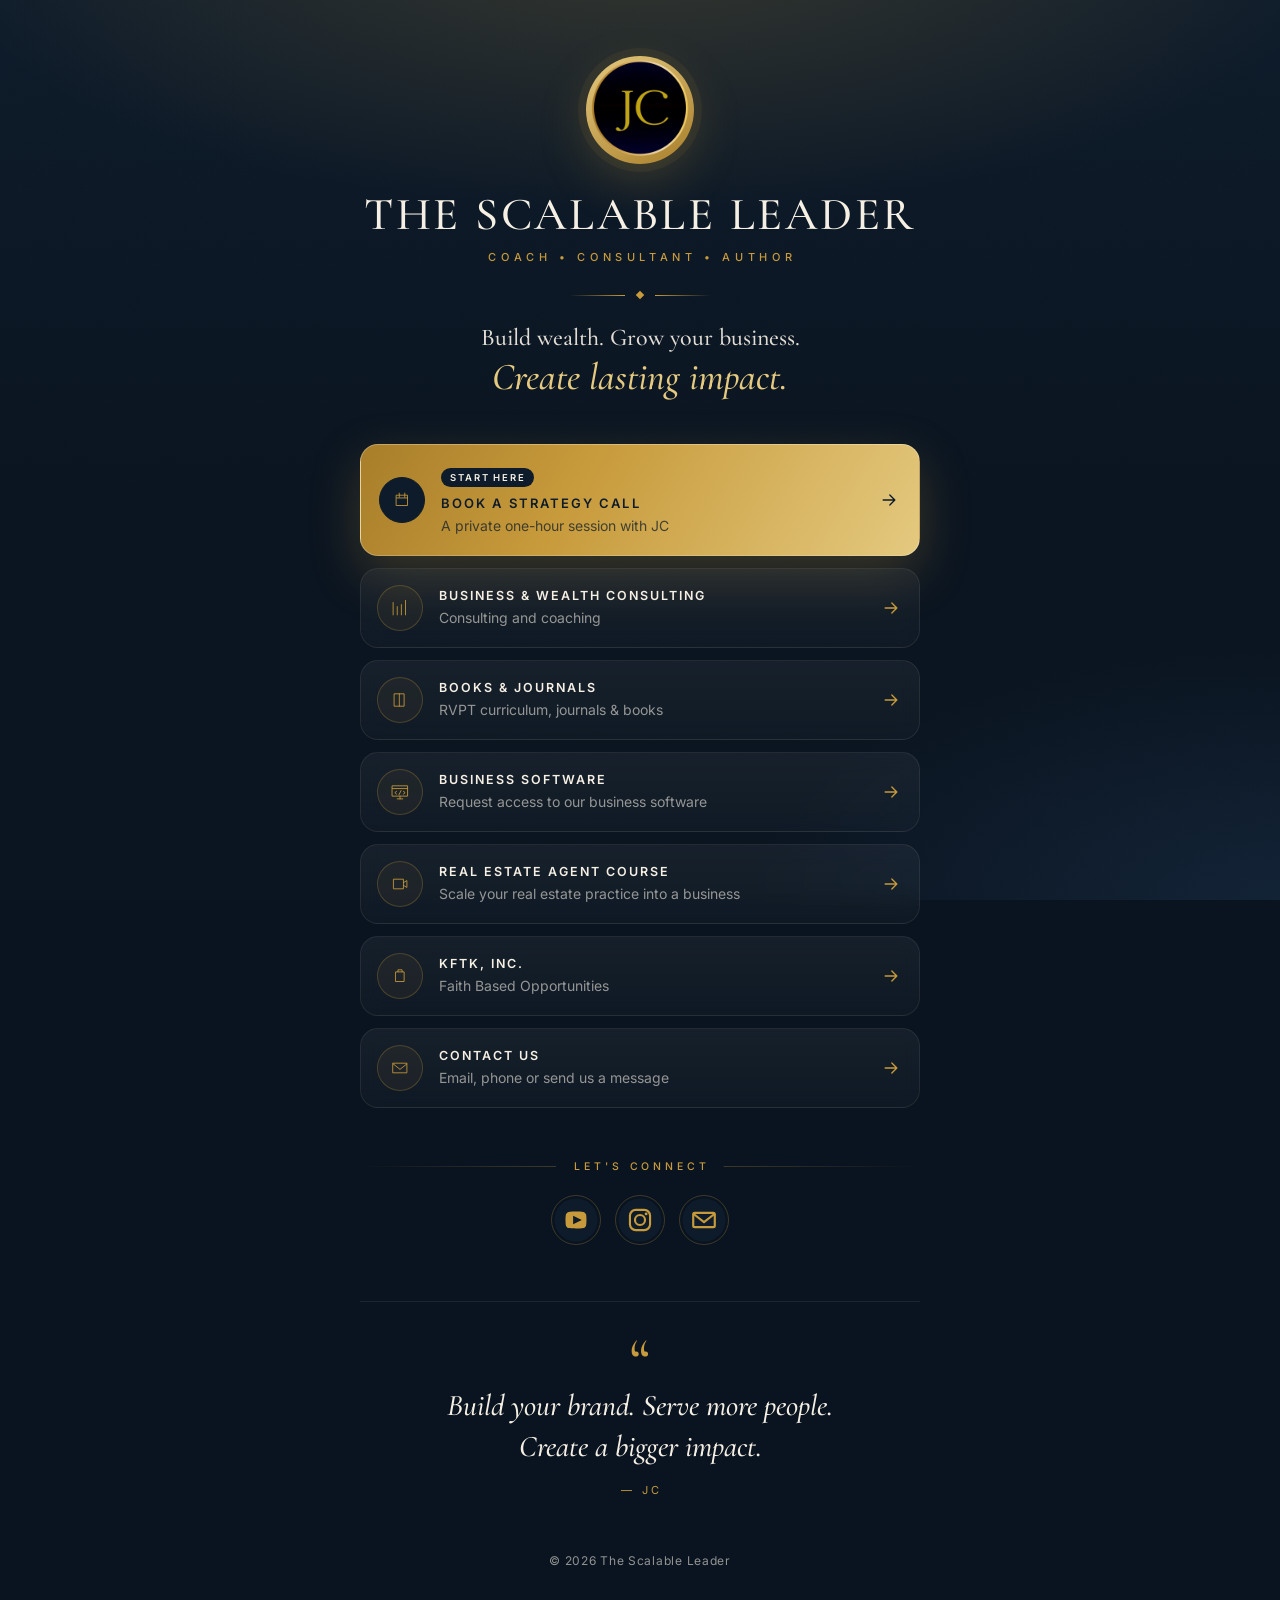
<file: index.html>
<!DOCTYPE html>
<html lang="en">
<head>
    <meta charset="UTF-8">
    <meta name="viewport" content="width=device-width, initial-scale=1.0, viewport-fit=cover">
    <title>The Scalable Leader | Coach • Consultant • Author</title>
    <meta name="description" content="Helping ambitious professionals build wealth, grow their businesses, and create lasting impact.">
    <meta name="theme-color" content="#0D1B2A">
    <meta property="og:title" content="The Scalable Leader">
    <meta property="og:description" content="Coach • Consultant • Author">
    <meta property="og:type" content="website">
    <meta property="og:image" content="assets/logo.png">
    <link rel="preconnect" href="https://fonts.googleapis.com">
    <link rel="preconnect" href="https://fonts.gstatic.com" crossorigin>
    <link href="https://fonts.googleapis.com/css2?family=Cormorant+Garamond:ital,wght@0,500;0,600;1,500&family=Inter:wght@400;500;600&display=swap" rel="stylesheet">
    <link rel="stylesheet" href="css/style.css">
    <link rel="icon" href="assets/logo.png">
</head>
<body>

<div class="background-blur"></div>

<div class="container">

    <header class="hero">
        <div class="logo-circle"><img src="assets/logo.png" alt="JC — The Scalable Leader"></div>
        <h1>THE SCALABLE LEADER</h1>
        <p class="subtitle">Coach • Consultant • Author</p>
        <div class="ornament" aria-hidden="true"><span></span></div>
        <p class="statement">
            <span class="setup">Build wealth. Grow your business.</span>
            <span class="punch">Create lasting impact.</span>
        </p>
    </header>

    <main class="links">
        <a href="strategy-call.html" class="card featured" style="--i:0">
            <div class="icon-box"><img src="icons/calendar.svg" alt=""></div>
            <div class="content">
                <span class="badge">START HERE</span>
                <h2>BOOK A STRATEGY CALL</h2>
                <p>A private one-hour session with JC</p>
            </div>
            <div class="arrow"><svg viewBox="0 0 24 24" fill="none" stroke="currentColor" stroke-width="1.6" stroke-linecap="round" stroke-linejoin="round" aria-hidden="true"><path d="M5 12h14M13 6l6 6-6 6"/></svg></div>
        </a>
        <a href="https://www.thescalableleader.net?utm_source=linktree&amp;utm_campaign=consulting" target="_blank" rel="noopener noreferrer" class="card" style="--i:1">
            <div class="icon-box"><img src="icons/chart.svg" alt=""></div>
            <div class="content">
                <h2>BUSINESS &amp; WEALTH CONSULTING</h2>
                <p>Consulting and coaching</p>
            </div>
            <div class="arrow"><svg viewBox="0 0 24 24" fill="none" stroke="currentColor" stroke-width="1.6" stroke-linecap="round" stroke-linejoin="round" aria-hidden="true"><path d="M5 12h14M13 6l6 6-6 6"/></svg></div>
        </a>
        <a href="https://theleadersjournal.vercel.app/?utm_source=linktree&amp;utm_campaign=books-journals" target="_blank" rel="noopener noreferrer" class="card" style="--i:2">
            <div class="icon-box"><img src="icons/book.svg" alt=""></div>
            <div class="content">
                <h2>BOOKS &amp; JOURNALS</h2>
                <p>RVPT curriculum, journals &amp; books</p>
            </div>
            <div class="arrow"><svg viewBox="0 0 24 24" fill="none" stroke="currentColor" stroke-width="1.6" stroke-linecap="round" stroke-linejoin="round" aria-hidden="true"><path d="M5 12h14M13 6l6 6-6 6"/></svg></div>
        </a>
        <a href="https://app.thescalableleader.net/intake?utm_source=linktree&amp;utm_campaign=business-software" target="_blank" rel="noopener noreferrer" class="card" style="--i:3">
            <div class="icon-box"><img src="icons/software.svg" alt=""></div>
            <div class="content">
                <h2>BUSINESS SOFTWARE</h2>
                <p>Request access to our business software</p>
            </div>
            <div class="arrow"><svg viewBox="0 0 24 24" fill="none" stroke="currentColor" stroke-width="1.6" stroke-linecap="round" stroke-linejoin="round" aria-hidden="true"><path d="M5 12h14M13 6l6 6-6 6"/></svg></div>
        </a>
        <a href="https://sites.leadconnectorhq.com/preview/zDHvksHY8ljitDR7mtf5?utm_source=linktree&amp;utm_campaign=real-estate-course" target="_blank" rel="noopener noreferrer" class="card" style="--i:4">
            <div class="icon-box"><img src="icons/video.svg" alt=""></div>
            <div class="content">
                <h2>REAL ESTATE AGENT COURSE</h2>
                <p>Scale your real estate practice into a business</p>
            </div>
            <div class="arrow"><svg viewBox="0 0 24 24" fill="none" stroke="currentColor" stroke-width="1.6" stroke-linecap="round" stroke-linejoin="round" aria-hidden="true"><path d="M5 12h14M13 6l6 6-6 6"/></svg></div>
        </a>
        <a href="https://grow.thescalableleader.net/contactpage?utm_source=linktree&amp;utm_campaign=kftk" target="_blank" rel="noopener noreferrer" class="card" style="--i:5">
            <div class="icon-box"><img src="icons/briefcase.svg" alt=""></div>
            <div class="content">
                <h2>KFTK, INC.</h2>
                <p>Faith Based Opportunities</p>
            </div>
            <div class="arrow"><svg viewBox="0 0 24 24" fill="none" stroke="currentColor" stroke-width="1.6" stroke-linecap="round" stroke-linejoin="round" aria-hidden="true"><path d="M5 12h14M13 6l6 6-6 6"/></svg></div>
        </a>
        <a href="https://grow.thescalableleader.net/contactpage?utm_source=linktree&amp;utm_campaign=contact-us" target="_blank" rel="noopener noreferrer" class="card" style="--i:6">
            <div class="icon-box"><img src="icons/mail.svg" alt=""></div>
            <div class="content">
                <h2>CONTACT US</h2>
                <p>Email, phone or send us a message</p>
            </div>
            <div class="arrow"><svg viewBox="0 0 24 24" fill="none" stroke="currentColor" stroke-width="1.6" stroke-linecap="round" stroke-linejoin="round" aria-hidden="true"><path d="M5 12h14M13 6l6 6-6 6"/></svg></div>
        </a>
    </main>

    <section class="social">
        <div class="section-title"><span></span><h3>LET'S CONNECT</h3><span></span></div>
        <div class="social-icons">
            <a href="https://www.youtube.com/@thebanksteamchannel/" target="_blank" rel="noopener noreferrer" aria-label="YouTube"><img src="icons/youtube-premium.svg" alt=""></a>
            <a href="https://www.instagram.com/thebanksteamadvisors/" target="_blank" rel="noopener noreferrer" aria-label="Instagram"><img src="icons/instagram-premium.svg" alt=""></a>
            <a href="https://mail.google.com/mail/?view=cm&amp;fs=1&amp;to=support@thescalableleader.net" target="_blank" rel="noopener noreferrer" aria-label="Email"><img src="icons/email-premium.svg" alt=""></a>
        </div>
    </section>

    <section class="quote">
        <div class="quote-mark" aria-hidden="true">&ldquo;</div>
        <blockquote>Build your brand. Serve more people. Create a bigger impact.</blockquote>
        <div class="signature">— JC</div>
    </section>

    <footer><p>© 2026 The Scalable Leader</p></footer>

</div>

</body>
</html>
</file>
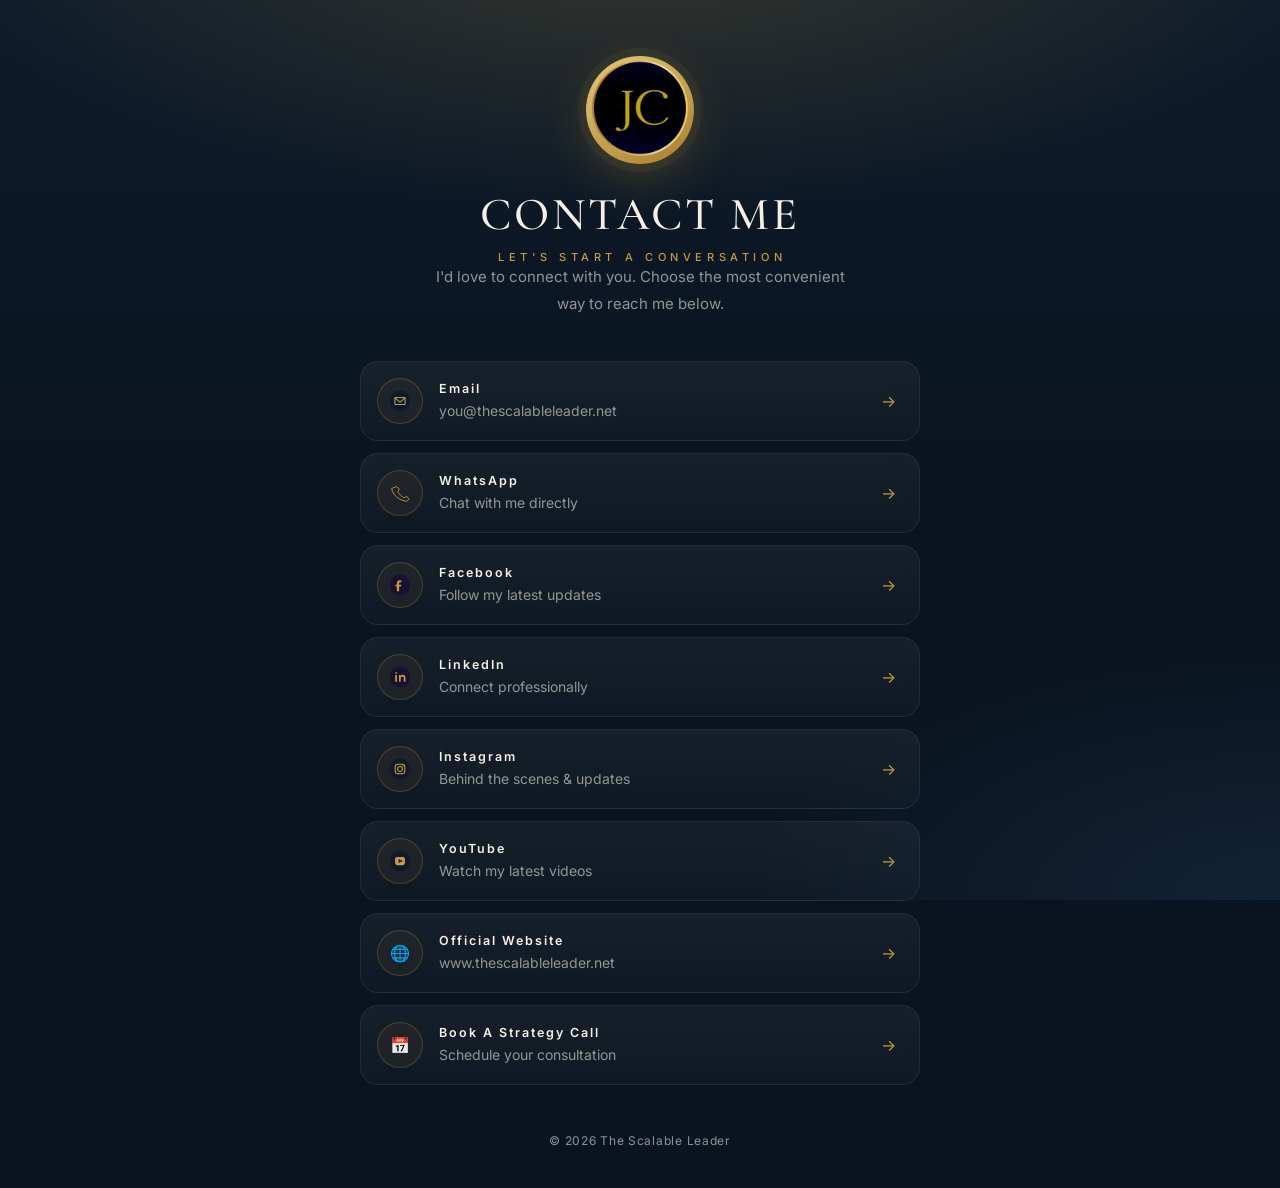
<file: contact.html>
<!DOCTYPE html>
<html lang="en">

<head>

    <meta charset="UTF-8">

    <meta name="viewport" content="width=device-width, initial-scale=1.0">

    <title>Contact | The Scalable Leader</title>

    <link rel="preconnect" href="https://fonts.googleapis.com">

    <link rel="preconnect" href="https://fonts.gstatic.com" crossorigin>

    <link href="https://fonts.googleapis.com/css2?family=Cormorant+Garamond:wght@600;700&family=Inter:wght@300;400;500;600&display=swap" rel="stylesheet">

    <link rel="stylesheet" href="css/style.css">

</head>

<body>

<div class="container">

<header class="hero">

<div class="logo-circle">

<img src="assets/logo.png" alt="The Scalable Leader">

</div>

<h1>CONTACT ME</h1>

<p class="subtitle">

Let's Start A Conversation

</p>

<div class="divider"></div>

<p class="hero-text">

I'd love to connect with you.

Choose the most convenient way to reach me below.

</p>

</header>



<main class="links">

<!-- EMAIL -->

<a href="mailto:you@thescalableleader.net" class="card">

<div class="icon-box">

<img src="icons/email-premium.svg" alt="Email">

</div>

<div class="content">

<h2>Email</h2>

<p>you@thescalableleader.net</p>

</div>

<div class="arrow">

→

</div>

</a>



<!-- WHATSAPP -->

<a href="https://wa.me/(469)331-2328"

target="_blank"

rel="noopener noreferrer"

class="card">

<div class="icon-box">

<img src="icons/phone.svg" alt="WhatsApp">

</div>

<div class="content">

<h2>WhatsApp</h2>

<p>Chat with me directly</p>

</div>

<div class="arrow">

→

</div>

</a>



<!-- FACEBOOK -->

<a href="https://facebook.com/yourpage"

target="_blank"

rel="noopener noreferrer"

class="card">

<div class="icon-box">

<img src="icons/facebook-premium.svg">

</div>

<div class="content">

<h2>Facebook</h2>

<p>Follow my latest updates</p>

</div>

<div class="arrow">

→

</div>

</a>



<!-- LINKEDIN -->

<a href="https://linkedin.com/in/yourprofile"

target="_blank"

rel="noopener noreferrer"

class="card">

<div class="icon-box">

<img src="icons/linkedin-premium.svg">

</div>

<div class="content">

<h2>LinkedIn</h2>

<p>Connect professionally</p>

</div>

<div class="arrow">

→

</div>

</a>



<!-- INSTAGRAM -->

<a href="https://instagram.com/yourusername"

target="_blank"

rel="noopener noreferrer"

class="card">

<div class="icon-box">

<img src="icons/instagram-premium.svg">

</div>

<div class="content">

<h2>Instagram</h2>

<p>Behind the scenes & updates</p>

</div>

<div class="arrow">

→

</div>

</a>



<!-- YOUTUBE -->

<a href="https://youtube.com/@TheScalableLeader"

target="_blank"

rel="noopener noreferrer"

class="card">

<div class="icon-box">

<img src="icons/youtube-premium.svg">

</div>

<div class="content">

<h2>YouTube</h2>

<p>Watch my latest videos</p>

</div>

<div class="arrow">

→

</div>

</a>



<!-- WEBSITE -->

<a href="https://www.thescalableleader.net"

target="_blank"

rel="noopener noreferrer"

class="card highlight">

<div class="icon-box">

🌐

</div>

<div class="content">

<h2>Official Website</h2>

<p>www.thescalableleader.net</p>

</div>

<div class="arrow">

→

</div>

</a>



<!-- BOOK CALL -->

<a href="https://www.thescalableleader.net/book-a-call"

target="_blank"

rel="noopener noreferrer"

class="card highlight">

<div class="icon-box">

📅

</div>

<div class="content">

<h2>Book A Strategy Call</h2>

<p>Schedule your consultation</p>

</div>

<div class="arrow">

→

</div>

</a>

</main>



<footer>

<p>

© 2026 The Scalable Leader

</p>

</footer>

</div>

</body>

</html>
</file>
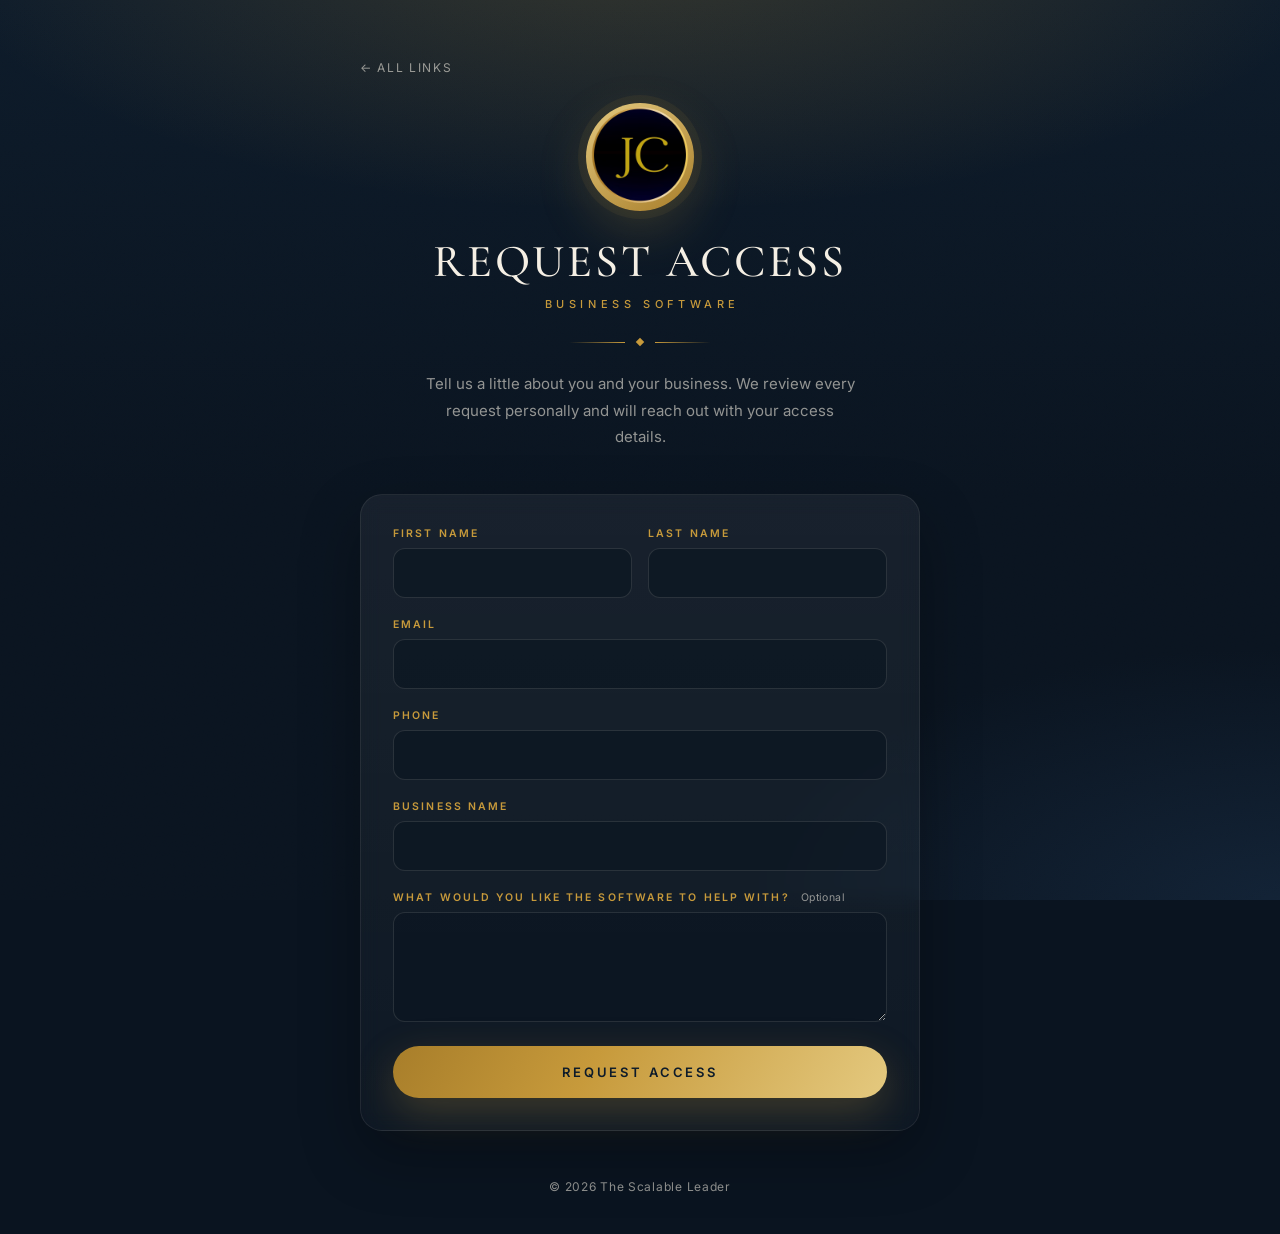
<file: request-access.html>
<!DOCTYPE html>
<html lang="en">

<head>
    <meta charset="UTF-8">
    <meta name="viewport" content="width=device-width, initial-scale=1.0">

    <title>Request Access | The Scalable Leader</title>

    <meta name="theme-color" content="#0D1B2A">
    <meta name="description" content="Request access to The Scalable Leader business software.">

    <link rel="preconnect" href="https://fonts.googleapis.com">
    <link rel="preconnect" href="https://fonts.gstatic.com" crossorigin>
    <link href="https://fonts.googleapis.com/css2?family=Cormorant+Garamond:ital,wght@0,500;0,600;1,500&family=Inter:wght@400;500;600&display=swap"
        rel="stylesheet">

    <link rel="stylesheet" href="css/style.css">
    <link rel="icon" href="assets/logo.png">
</head>

<body>

<div class="background-blur"></div>

<div class="container">

    <a href="index.html" class="back-link">&larr; All links</a>

    <header class="hero">

        <div class="logo-circle">
            <img src="assets/logo.png" alt="The Scalable Leader">
        </div>

        <h1>REQUEST ACCESS</h1>

        <p class="subtitle">BUSINESS SOFTWARE</p>

        <div class="ornament" aria-hidden="true"><span></span></div>

        <p class="hero-text">
            Tell us a little about you and your business.
            We review every request personally and will reach out with your access details.
        </p>

    </header>

    <main>

        <form id="access-form" class="access-form" novalidate>

            <div class="field-row">
                <label class="field">
                    <span>First name</span>
                    <input type="text" name="first_name" autocomplete="given-name" required maxlength="100">
                </label>
                <label class="field">
                    <span>Last name</span>
                    <input type="text" name="last_name" autocomplete="family-name" maxlength="100">
                </label>
            </div>

            <label class="field">
                <span>Email</span>
                <input type="email" name="email" autocomplete="email" required maxlength="200">
            </label>

            <label class="field">
                <span>Phone</span>
                <input type="tel" name="phone" autocomplete="tel" maxlength="40">
            </label>

            <label class="field">
                <span>Business name</span>
                <input type="text" name="company_name" autocomplete="organization" maxlength="200">
            </label>

            <label class="field">
                <span>What would you like the software to help with? <em>Optional</em></span>
                <textarea name="message" rows="4" maxlength="2000"></textarea>
            </label>

            <!-- Spam trap: hidden from people, filled in by bots -->
            <label class="hp" aria-hidden="true">
                Website <input type="text" name="website" tabindex="-1" autocomplete="off">
            </label>

            <p id="form-error" class="form-error" role="alert" hidden></p>

            <button type="submit" class="submit-btn">Request Access</button>

        </form>

        <div id="form-success" class="form-success" hidden>
            <div class="quote-mark" aria-hidden="true">&#10003;</div>
            <h2>Request received</h2>
            <p>Thank you. We'll be in touch with your access details shortly.</p>
            <a href="index.html" class="back-link">&larr; Back to all links</a>
        </div>

    </main>

    <footer>
        <p>&copy; 2026 The Scalable Leader</p>
    </footer>

</div>

<script src="js/request-access.js"></script>

</body>

</html>
</file>
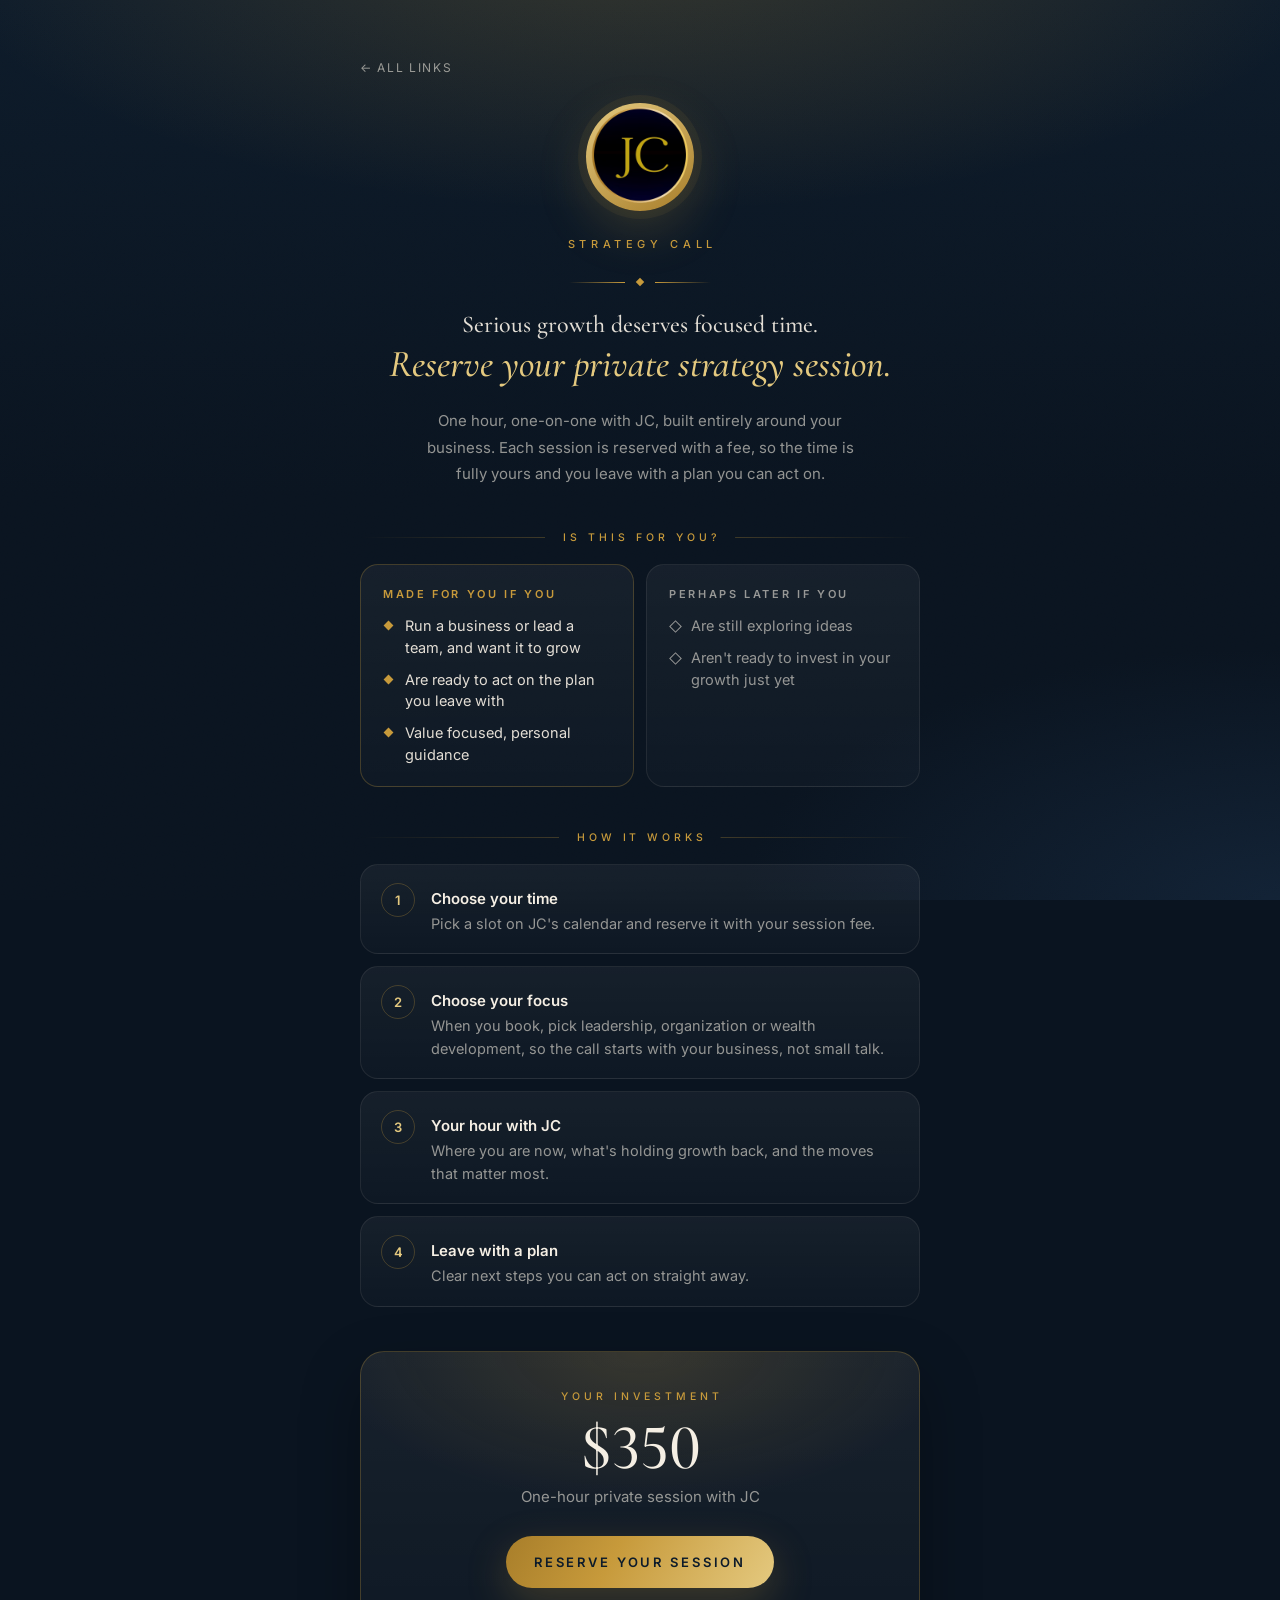
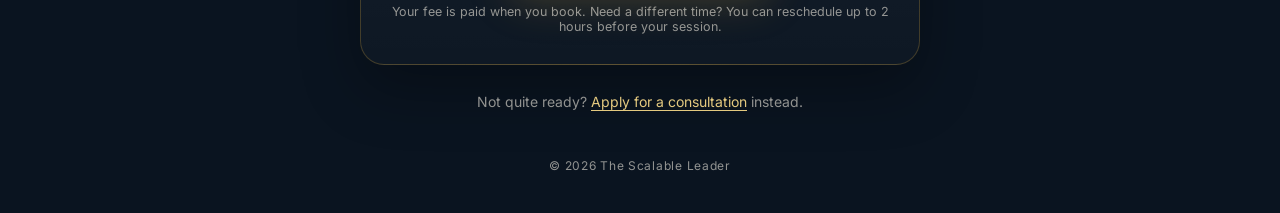
<file: strategy-call.html>
<!DOCTYPE html>
<html lang="en">

<head>
    <meta charset="UTF-8">
    <meta name="viewport" content="width=device-width, initial-scale=1.0, viewport-fit=cover">

    <title>Strategy Call with JC | The Scalable Leader</title>

    <meta name="theme-color" content="#0D1B2A">
    <meta name="description" content="Reserve a private one-hour strategy session with JC, for business owners and leaders ready to grow.">

    <link rel="preconnect" href="https://fonts.googleapis.com">
    <link rel="preconnect" href="https://fonts.gstatic.com" crossorigin>
    <link href="https://fonts.googleapis.com/css2?family=Cormorant+Garamond:ital,wght@0,500;0,600;1,500&family=Inter:wght@400;500;600&display=swap" rel="stylesheet">

    <link rel="stylesheet" href="css/style.css">
    <link rel="icon" href="assets/logo.png">
</head>

<body>

<div class="background-blur"></div>

<div class="container">

    <a href="index.html" class="back-link">&larr; All links</a>

    <!-- HERO -->
    <header class="hero">
        <div class="logo-circle"><img src="assets/logo.png" alt="JC — The Scalable Leader"></div>
        <p class="subtitle">Strategy Call</p>
        <div class="ornament" aria-hidden="true"><span></span></div>
        <h1 class="statement">
            <span class="setup">Serious growth deserves focused time.</span>
            <span class="punch">Reserve your private strategy session.</span>
        </h1>
        <p class="hero-text page-lede">
            One hour, one-on-one with JC, built entirely around your business.
            Each session is reserved with a fee, so the time is fully yours and you leave with a plan you can act on.
        </p>
    </header>

    <main class="page">

        <!-- FIT -->
        <section>
            <div class="section-title"><span></span><h3>IS THIS FOR YOU?</h3><span></span></div>
            <div class="fit-grid">
                <div class="fit-card yes">
                    <h4>Made for you if you</h4>
                    <ul>
                        <li>Run a business or lead a team, and want it to grow</li>
                        <li>Are ready to act on the plan you leave with</li>
                        <li>Value focused, personal guidance</li>
                    </ul>
                </div>
                <div class="fit-card no">
                    <h4>Perhaps later if you</h4>
                    <ul>
                        <li>Are still exploring ideas</li>
                        <li>Aren't ready to invest in your growth just yet</li>
                    </ul>
                </div>
            </div>
        </section>

        <!-- HOW IT WORKS -->
        <section>
            <div class="section-title"><span></span><h3>HOW IT WORKS</h3><span></span></div>
            <ol class="flow">
                <li>
                    <span class="flow-num">1</span>
                    <div><h4>Choose your time</h4><p>Pick a slot on JC's calendar and reserve it with your session fee.</p></div>
                </li>
                <li>
                    <span class="flow-num">2</span>
                    <div><h4>Choose your focus</h4><p>When you book, pick leadership, organization or wealth development, so the call starts with your business, not small talk.</p></div>
                </li>
                <li>
                    <span class="flow-num">3</span>
                    <div><h4>Your hour with JC</h4><p>Where you are now, what's holding growth back, and the moves that matter most.</p></div>
                </li>
                <li>
                    <span class="flow-num">4</span>
                    <div><h4>Leave with a plan</h4><p>Clear next steps you can act on straight away.</p></div>
                </li>
            </ol>
        </section>

        <!-- INVESTMENT -->
        <section class="price-card">
            <p class="price-label">YOUR INVESTMENT</p>
            <p class="price">$350</p>
            <p class="price-note">One-hour private session with JC</p>
            <!-- GHL calendar "TSL Consulting Call" (same one used on thescalableleader.net/book-consulting.html) -->
            <a href="https://api.leadconnectorhq.com/widget/booking/7sKRegEZuhTSQhKlX7Ri?utm_source=linktree&amp;utm_campaign=strategy-call" target="_blank" rel="noopener noreferrer" class="submit-btn cta-btn">Reserve your session</a>
            <p class="price-fine">Your fee is paid when you book. Need a different time? You can reschedule up to 2 hours before your session.</p>
        </section>

        <p class="page-alt">
            Not quite ready? <a href="https://www.thescalableleader.net?utm_source=linktree&amp;utm_campaign=consulting" target="_blank" rel="noopener noreferrer">Apply for a consultation</a> instead.
        </p>

    </main>

    <footer><p>&copy; 2026 The Scalable Leader</p></footer>

</div>

</body>

</html>
</file>
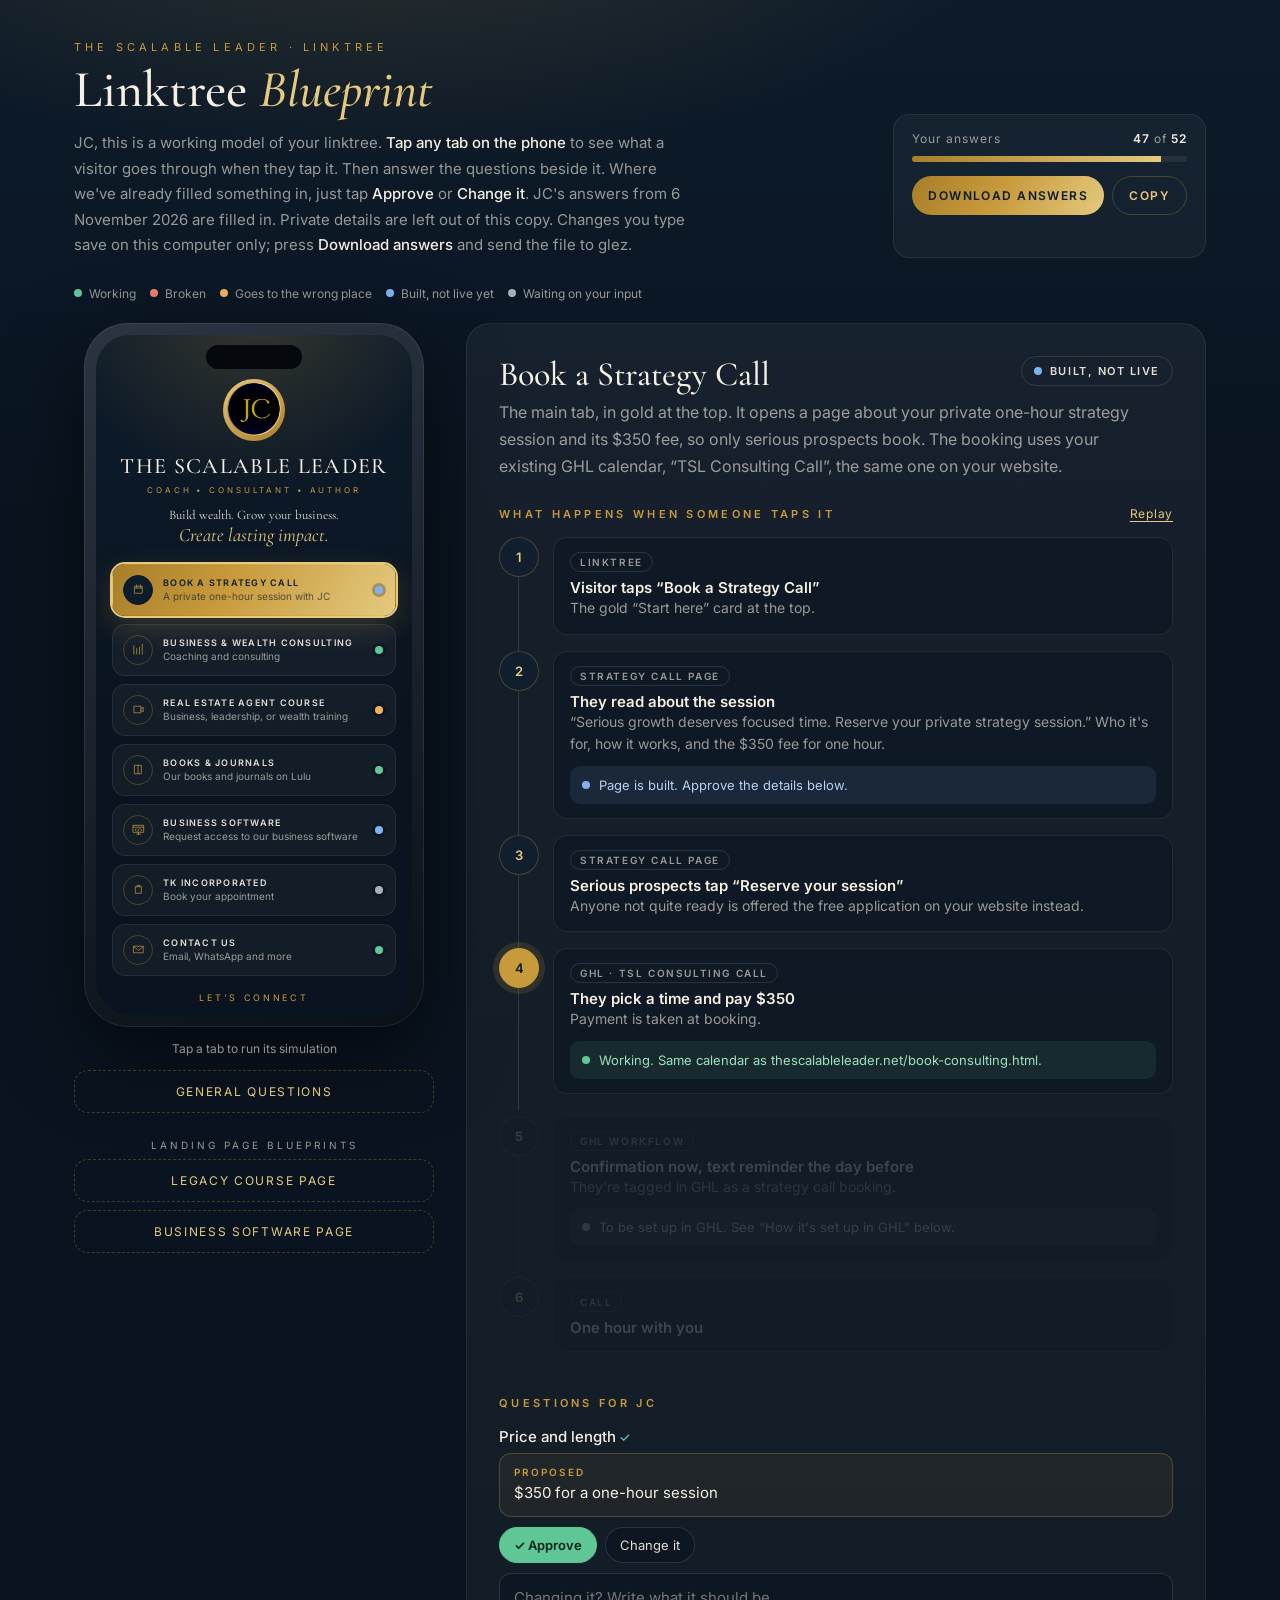
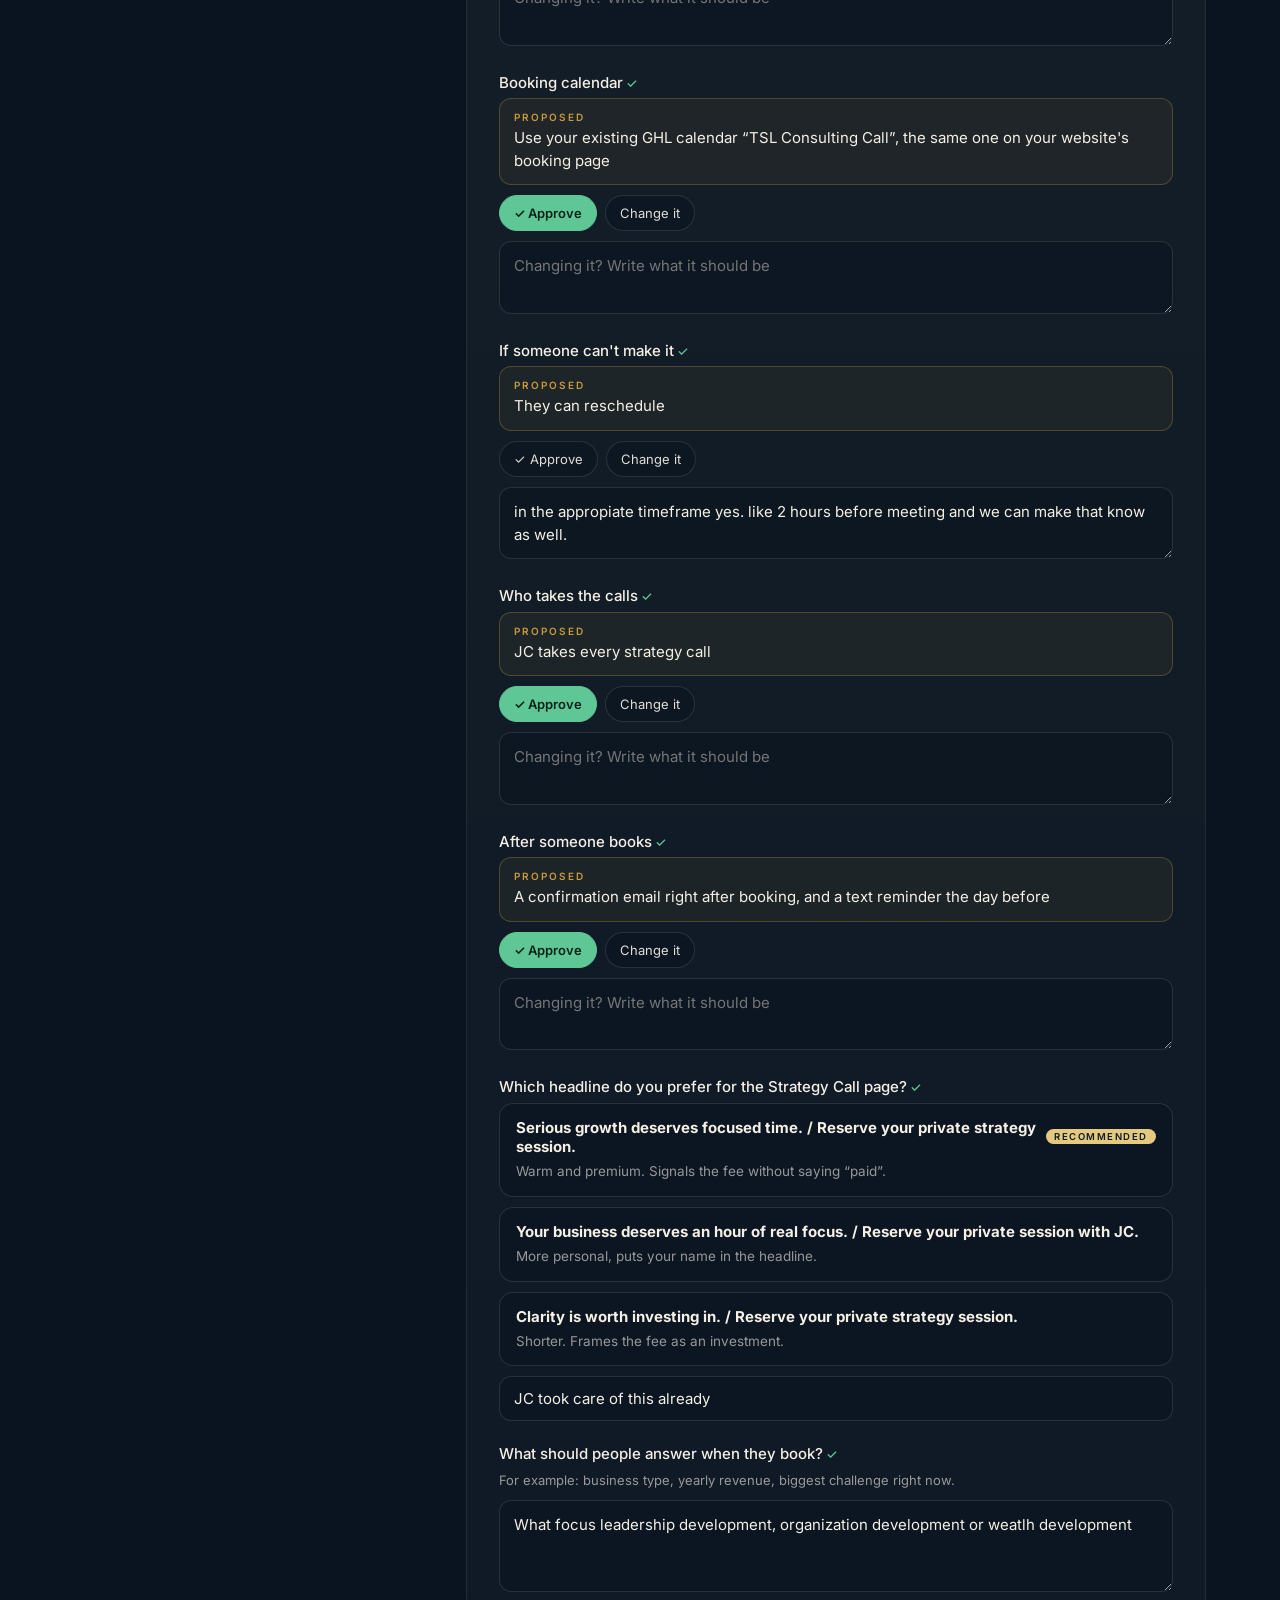
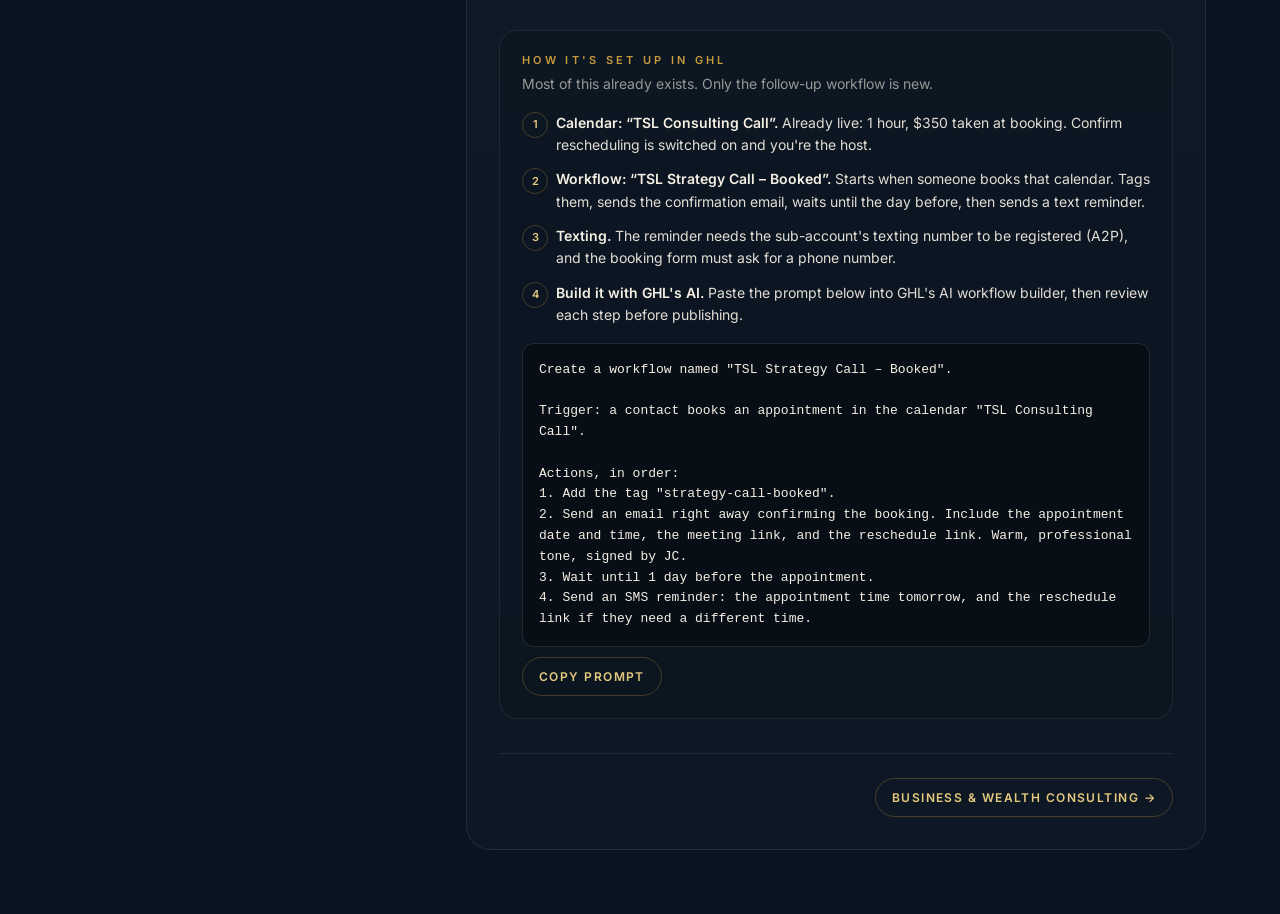
<file: blueprint/TSL-Linktree-Blueprint.html>
<!DOCTYPE html>
<html lang="en">
<head>
<meta charset="UTF-8">
<meta name="viewport" content="width=device-width, initial-scale=1.0">
<title>TSL Linktree Blueprint</title>
<link rel="preconnect" href="https://fonts.googleapis.com">
<link rel="preconnect" href="https://fonts.gstatic.com" crossorigin>
<link href="https://fonts.googleapis.com/css2?family=Cormorant+Garamond:ital,wght@0,500;0,600;1,500&family=Inter:wght@400;500;600&display=swap" rel="stylesheet">
<style>
:root{
  --ink:#0A1420; --navy:#0D1B2A; --navy-2:#132438; --panel:#101E2E;
  --gold:#C79A3B; --gold-soft:#E4C97F; --gold-deep:#A87E2A;
  --ivory:#F5EFE4; --text:rgba(245,239,228,.92); --muted:rgba(245,239,228,.6);
  --faint:rgba(245,239,228,.08); --line:rgba(245,239,228,.12); --hair:rgba(199,154,59,.3);
  --live:#5FC796; --broken:#F0806E; --wrong:#F2B35B; --built:#7FB2F0; --todo:#A7AFBA;
  --ease:cubic-bezier(.22,.61,.36,1);
}
*{margin:0;padding:0;box-sizing:border-box}
[hidden]{display:none!important}
body{
  font-family:"Inter",system-ui,sans-serif; color:var(--text); background:var(--ink);
  background-image:radial-gradient(ellipse 70% 40% at 30% -10%,rgba(199,154,59,.16),transparent 70%),linear-gradient(180deg,var(--navy),var(--ink) 60%);
  background-attachment:fixed; min-height:100vh; -webkit-font-smoothing:antialiased;
}
.wrap{max-width:1180px;margin:0 auto;padding:40px 24px 64px}
.serif{font-family:"Cormorant Garamond",serif;font-weight:500}

/* header */
.top{display:flex;justify-content:space-between;align-items:flex-end;gap:24px;flex-wrap:wrap;margin-bottom:28px}
.eyebrow{font-size:11px;letter-spacing:.38em;color:var(--gold);text-transform:uppercase;margin-bottom:10px}
.top h1{font-family:"Cormorant Garamond",serif;font-weight:500;font-size:clamp(34px,5vw,52px);color:var(--ivory);line-height:1}
.top h1 em{color:var(--gold-soft)}
.intro{max-width:620px;margin-top:14px;color:var(--muted);line-height:1.7;font-size:15px}
.intro b{color:var(--ivory);font-weight:500}
.progress-box{min-width:260px;background:rgba(255,255,255,.04);border:1px solid var(--faint);border-radius:16px;padding:16px 18px}
.progress-label{display:flex;justify-content:space-between;font-size:12px;letter-spacing:.08em;color:var(--muted);margin-bottom:10px}
.progress-label b{color:var(--ivory);font-weight:600}
.bar{height:6px;border-radius:99px;background:var(--faint);overflow:hidden}
.bar i{display:block;height:100%;width:0;background:linear-gradient(90deg,var(--gold-deep),var(--gold-soft));transition:width .5s var(--ease)}
.actions{display:flex;gap:8px;margin-top:14px}
.btn{font:inherit;font-size:12px;font-weight:600;letter-spacing:.12em;text-transform:uppercase;border-radius:99px;padding:11px 16px;cursor:pointer;border:1px solid var(--hair);background:transparent;color:var(--gold-soft);transition:all .3s var(--ease)}
.btn:hover{border-color:var(--gold);background:rgba(199,154,59,.08)}
.btn.solid{background:linear-gradient(120deg,var(--gold-deep),var(--gold) 45%,var(--gold-soft));color:var(--navy);border:0}
.btn.solid:hover{filter:brightness(1.06)}
.toast{font-size:12px;color:var(--live);margin-top:10px;min-height:16px}

/* legend */
.legend{display:flex;flex-wrap:wrap;gap:14px;font-size:12px;color:var(--muted);margin:0 0 22px}
.legend span{display:inline-flex;align-items:center;gap:7px}
.dot{width:8px;height:8px;border-radius:50%;display:inline-block;flex-shrink:0}
.s-live{background:var(--live)} .s-broken{background:var(--broken)} .s-wrong{background:var(--wrong)} .s-built{background:var(--built)} .s-todo{background:var(--todo)}

/* layout */
.grid{display:grid;grid-template-columns:360px 1fr;gap:32px;align-items:start}
.phone-col{position:sticky;top:24px}
.phone{
  width:340px;margin:0 auto;border-radius:44px;padding:12px;
  background:linear-gradient(160deg,#2a3442,#0b1118);box-shadow:0 30px 80px rgba(0,0,0,.55),inset 0 0 0 1px rgba(255,255,255,.08);
}
.screen{
  position:relative;border-radius:34px;overflow:hidden;height:680px;overflow-y:auto;scrollbar-width:none;
  background:radial-gradient(ellipse 90% 40% at 50% -5%,rgba(199,154,59,.22),transparent 70%),linear-gradient(180deg,var(--navy),var(--ink) 60%);
  padding:44px 16px 24px;
}
.screen::-webkit-scrollbar{display:none}
.notch{position:absolute;top:10px;left:50%;transform:translateX(-50%);width:96px;height:24px;border-radius:99px;background:#05080c;z-index:2}
.p-hero{text-align:center;margin-bottom:18px}
.p-logo{width:62px;height:62px;border-radius:50%;padding:3px;margin:0 auto 12px;background:linear-gradient(145deg,var(--gold-soft),var(--gold-deep))}
.p-logo img{width:100%;height:100%;border-radius:50%;display:block}
.p-hero h2{font-family:"Cormorant Garamond",serif;font-weight:500;font-size:22px;letter-spacing:.06em;color:var(--ivory)}
.p-sub{font-size:8px;letter-spacing:.36em;color:var(--gold);margin-top:6px}
.p-st1{font-family:"Cormorant Garamond",serif;font-size:13px;margin-top:12px}
.p-st2{font-family:"Cormorant Garamond",serif;font-style:italic;font-size:19px;color:var(--gold-soft)}
.p-tabs{display:flex;flex-direction:column;gap:8px}
.p-tab{
  position:relative;overflow:hidden;width:100%;text-align:left;font:inherit;color:var(--text);cursor:pointer;
  display:flex;align-items:center;gap:10px;padding:10px 12px 10px 10px;border-radius:13px;
  background:rgba(255,255,255,.04);border:1px solid var(--faint);transition:all .3s var(--ease);
}
.p-tab:hover{border-color:var(--hair)}
.p-tab.featured{background:linear-gradient(120deg,var(--gold-deep),var(--gold) 40%,var(--gold-soft));color:var(--navy);border-color:transparent}
.p-tab.active{box-shadow:0 0 0 2px var(--gold-soft),0 10px 30px rgba(199,154,59,.25)}
.p-ic{width:30px;height:30px;border-radius:50%;display:grid;place-items:center;border:1px solid var(--hair);flex-shrink:0}
.p-tab.featured .p-ic{background:var(--navy);border-color:var(--navy)}
.p-ic svg{width:15px;height:15px}
.p-txt{flex:1;min-width:0}
.p-txt b{display:block;font-size:9px;letter-spacing:.14em;font-weight:600}
.p-txt small{display:block;font-size:10px;opacity:.65;margin-top:2px;white-space:nowrap;overflow:hidden;text-overflow:ellipsis}
.p-tab .dot{box-shadow:0 0 0 3px rgba(0,0,0,.25)}
.ripple{position:absolute;border-radius:50%;transform:scale(0);background:rgba(228,201,127,.45);animation:rip .7s var(--ease) forwards;pointer-events:none}
@keyframes rip{to{transform:scale(4);opacity:0}}
.p-foot{text-align:center;font-size:9px;letter-spacing:.3em;color:var(--gold);margin-top:16px}
.p-general{
  display:block;width:100%;margin-top:14px;font:inherit;font-size:12px;letter-spacing:.14em;text-transform:uppercase;
  color:var(--gold-soft);background:transparent;border:1px dashed var(--hair);border-radius:14px;padding:13px;cursor:pointer;transition:all .3s var(--ease)
}
.p-general:hover,.p-general.active{border-style:solid;border-color:var(--gold);background:rgba(199,154,59,.08)}
.hint{text-align:center;font-size:12px;color:var(--muted);margin-top:14px}

/* panel */
.panel{background:linear-gradient(180deg,rgba(255,255,255,.05),rgba(255,255,255,.02));border:1px solid var(--faint);border-radius:24px;padding:32px}
.panel-head{display:flex;justify-content:space-between;align-items:flex-start;gap:16px;flex-wrap:wrap;margin-bottom:6px}
.panel-head h2{font-family:"Cormorant Garamond",serif;font-weight:500;font-size:34px;color:var(--ivory);line-height:1.1}
.status{display:inline-flex;align-items:center;gap:8px;font-size:11px;font-weight:600;letter-spacing:.14em;text-transform:uppercase;border:1px solid var(--line);border-radius:99px;padding:7px 12px;white-space:nowrap}
.purpose{color:var(--muted);line-height:1.7;margin-bottom:26px;max-width:640px}
.sec-title{display:flex;align-items:center;justify-content:space-between;gap:12px;margin:0 0 16px}
.sec-title h3{font-size:11px;font-weight:600;letter-spacing:.3em;color:var(--gold);text-transform:uppercase}
.link-btn{font:inherit;font-size:12px;color:var(--gold-soft);background:none;border:0;cursor:pointer;letter-spacing:.06em;text-decoration:underline;text-underline-offset:3px}

/* simulation */
.sim{position:relative;margin-bottom:34px}
.step{position:relative;display:grid;grid-template-columns:40px 1fr;gap:14px;padding-bottom:16px;opacity:.18;transform:translateY(6px);transition:opacity .45s var(--ease),transform .45s var(--ease)}
.step.on{opacity:1;transform:none}
.step:not(:last-child)::before{content:"";position:absolute;left:19px;top:40px;bottom:0;width:1px;background:var(--line)}
.step-num{width:40px;height:40px;border-radius:50%;display:grid;place-items:center;font-size:13px;font-weight:600;color:var(--gold-soft);border:1px solid var(--hair);background:var(--panel)}
.step.current .step-num{background:var(--gold);color:var(--navy);border-color:var(--gold);box-shadow:0 0 0 6px rgba(199,154,59,.15)}
.step-card{background:rgba(10,20,32,.5);border:1px solid var(--faint);border-radius:14px;padding:14px 16px}
.step-top{display:flex;align-items:center;gap:10px;flex-wrap:wrap;margin-bottom:6px}
.where{font-size:10px;font-weight:600;letter-spacing:.16em;text-transform:uppercase;color:var(--muted);border:1px solid var(--line);border-radius:99px;padding:3px 9px}
.step-card h4{font-size:15px;font-weight:600;color:var(--ivory)}
.step-card p{font-size:14px;color:var(--muted);line-height:1.6}
.flag{margin-top:10px;font-size:13px;line-height:1.55;border-radius:10px;padding:9px 12px;display:flex;gap:9px;align-items:flex-start}
.flag .dot{margin-top:6px}
.flag.broken{background:rgba(240,128,110,.1);color:#F6B4A8}
.flag.wrong{background:rgba(242,179,91,.1);color:#F5CD94}
.flag.todo{background:rgba(167,175,186,.1);color:#CBD1D8}
.flag.built{background:rgba(127,178,240,.1);color:#B5D2F6}
.flag.live{background:rgba(95,199,150,.1);color:#9EE0C0}

/* questions */
.qs{display:flex;flex-direction:column;gap:22px}
.q label.q-label{display:block;font-size:15px;color:var(--ivory);font-weight:500;line-height:1.5;margin-bottom:4px}
.q .q-help{font-size:13px;color:var(--muted);line-height:1.55;margin-bottom:10px}
.q input[type=text],.q input[type=url],.q textarea{
  width:100%;font:inherit;font-size:15px;color:var(--ivory);background:rgba(10,20,32,.6);
  border:1px solid var(--line);border-radius:12px;padding:12px 14px;transition:border-color .3s var(--ease),box-shadow .3s var(--ease)
}
.q textarea{min-height:92px;resize:vertical;line-height:1.55}
.q input:focus,.q textarea:focus{outline:none;border-color:var(--gold);box-shadow:0 0 0 4px rgba(199,154,59,.14)}
.chips{display:flex;flex-wrap:wrap;gap:8px}
.chip{font:inherit;font-size:13px;color:var(--text);background:rgba(10,20,32,.6);border:1px solid var(--line);border-radius:99px;padding:9px 14px;cursor:pointer;transition:all .25s var(--ease)}
.chip:hover{border-color:var(--hair)}
.chip.sel{background:var(--gold);border-color:var(--gold);color:var(--navy);font-weight:600}
.q.answered label.q-label::after{content:"  ✓";color:var(--live);font-size:13px}
.q-other{margin-top:10px}
.nav{display:flex;justify-content:space-between;gap:12px;margin-top:34px;padding-top:24px;border-top:1px solid var(--faint)}


/* proposals, option cards, info blocks */
.proposal{border:1px solid var(--hair);background:rgba(199,154,59,.07);border-radius:12px;padding:12px 14px;margin-bottom:10px}
.proposal small{display:block;font-size:10px;font-weight:600;letter-spacing:.2em;text-transform:uppercase;color:var(--gold);margin-bottom:4px}
.proposal p{font-size:15px;color:var(--ivory);line-height:1.5}
.chip.ok.sel{background:var(--live);border-color:var(--live);color:#0b2318}
.chip.chg.sel{background:var(--wrong);border-color:var(--wrong);color:#2a1a04}
.opts{display:flex;flex-direction:column;gap:10px}
.opt{text-align:left;font:inherit;color:var(--text);cursor:pointer;background:rgba(10,20,32,.6);border:1px solid var(--line);border-radius:14px;padding:14px 16px;transition:all .25s var(--ease)}
.opt:hover{border-color:var(--hair)}
.opt.sel{border-color:var(--gold);background:rgba(199,154,59,.1);box-shadow:0 0 0 1px var(--gold)}
.opt b{display:flex;align-items:center;gap:10px;font-size:15px;color:var(--ivory);margin-bottom:4px}
.opt span{font-size:13.5px;color:var(--muted);line-height:1.55}
.opt .rec{font-size:9.5px;color:var(--navy);line-height:1;flex-shrink:0}
.rec{font-size:9.5px;font-weight:600;letter-spacing:.16em;color:var(--navy);background:var(--gold-soft);border-radius:99px;padding:3px 8px}
.info{margin:34px 0 0;border:1px solid var(--faint);border-radius:18px;padding:22px;background:rgba(10,20,32,.45)}
.info h3{font-size:11px;font-weight:600;letter-spacing:.3em;color:var(--gold);text-transform:uppercase;margin-bottom:6px}
.info .info-lede{font-size:14px;color:var(--muted);line-height:1.6;margin-bottom:16px}
.info ol{list-style:none;counter-reset:i;display:flex;flex-direction:column;gap:12px}
.info li{counter-increment:i;position:relative;padding-left:34px;font-size:14px;line-height:1.6;color:var(--text)}
.info li::before{content:counter(i);position:absolute;left:0;top:0;width:24px;height:24px;border-radius:50%;display:grid;place-items:center;font-size:11px;font-weight:600;color:var(--gold-soft);border:1px solid var(--hair)}
.info li b{color:var(--ivory);font-weight:600}
.prompt{position:relative;margin-top:16px}
.prompt pre{white-space:pre-wrap;font:13px/1.6 ui-monospace,SFMono-Regular,Menlo,monospace;color:var(--ivory);background:rgba(0,0,0,.35);border:1px solid var(--line);border-radius:12px;padding:16px 16px 16px;max-height:340px;overflow:auto}
.prompt .btn{margin-top:10px}
.side-btns{display:flex;flex-direction:column;gap:8px;margin-top:14px}
.side-btns .p-general{margin-top:0}
.side-label{font-size:10px;letter-spacing:.3em;color:var(--muted);text-align:center;margin-top:18px}

@media (max-width:960px){
  .grid{grid-template-columns:1fr}
  .phone-col{position:static}
  .screen{height:560px}
}
@media (max-width:520px){
  .wrap{padding:28px 16px 48px}
  .phone{width:100%;max-width:340px}
  .panel{padding:22px 18px}
  .panel-head h2{font-size:28px}
  .progress-box{width:100%}
}
@media (prefers-reduced-motion:reduce){*{transition:none!important;animation:none!important}.step{opacity:1;transform:none}}
</style>
</head>
<body>
<div class="wrap">

  <header class="top">
    <div>
      <p class="eyebrow">The Scalable Leader · Linktree</p>
      <h1>Linktree <em>Blueprint</em></h1>
      <p class="intro">
        JC, this is a working model of your linktree. <b>Tap any tab on the phone</b> to see what a visitor goes through when they tap it. Then answer the questions beside it. Where we've already filled something in, just tap <b>Approve</b> or <b>Change it</b>.
        JC's answers from 6 November 2026 are filled in. Private details are left out of this copy. Changes you type save on this computer only; press <b>Download answers</b> and send the file to glez.
      </p>
    </div>
    <div class="progress-box">
      <div class="progress-label"><span>Your answers</span><span><b id="p-count">0</b> of <b id="p-total">0</b></span></div>
      <div class="bar"><i id="p-bar"></i></div>
      <div class="actions">
        <button class="btn solid" id="download">Download answers</button>
        <button class="btn" id="copy">Copy</button>
      </div>
      <div class="toast" id="toast" role="status"></div>
    </div>
  </header>

  <div class="legend">
    <span><i class="dot s-live"></i>Working</span>
    <span><i class="dot s-broken"></i>Broken</span>
    <span><i class="dot s-wrong"></i>Goes to the wrong place</span>
    <span><i class="dot s-built"></i>Built, not live yet</span>
    <span><i class="dot s-todo"></i>Waiting on your input</span>
  </div>

  <div class="grid">
    <div class="phone-col">
      <div class="phone">
        <div class="screen">
          <div class="notch"></div>
          <div class="p-hero">
            <div class="p-logo"><img src="[data-uri]" alt="JC"></div>
            <h2>THE SCALABLE LEADER</h2>
            <p class="p-sub">COACH • CONSULTANT • AUTHOR</p>
            <p class="p-st1">Build wealth. Grow your business.</p>
            <p class="p-st2">Create lasting impact.</p>
          </div>
          <div class="p-tabs" id="p-tabs"></div>
          <p class="p-foot">LET'S CONNECT</p>
        </div>
      </div>
      <p class="hint">Tap a tab to run its simulation</p>
      <div class="side-btns">
        <button class="p-general" data-side="general">General questions</button>
        <p class="side-label">LANDING PAGE BLUEPRINTS</p>
        <button class="p-general" data-side="legacy_page">Legacy Course page</button>
        <button class="p-general" data-side="software_page">Business Software page</button>
      </div>
    </div>

    <section class="panel" id="panel" aria-live="polite"></section>
  </div>
</div>

<script>
const ICONS = {
  calendar:"M16 18h32v30H16z M16 26h32 M24 12v12 M40 12v12",
  chart:"M12 52V16M24 52V28M36 52V22M48 52V10",
  video:"M14 18h28v28H14z M42 28l10-6v20l-10-6",
  book:"M16 14h28v36H16z M30 14v36",
  software:"M10 14h44v30H10z M10 22h44 M24 52h16 M32 44v8 M22 30l-5 4 5 4 M42 30l5 4-5 4 M35 28l-6 12",
  briefcase:"M20 20h24v28H20z M26 20v-6h12v6",
  mail:"M12 18h40v28H12z M12 20l20 16 20-16"
};
const STATUS = {
  live:{label:"Working", cls:"s-live"},
  broken:{label:"Broken", cls:"s-broken"},
  wrong:{label:"Wrong destination", cls:"s-wrong"},
  built:{label:"Built, not live", cls:"s-built"},
  todo:{label:"Needs your input", cls:"s-todo"}
};

const STRATEGY_PROMPT = `Create a workflow named "TSL Strategy Call – Booked".

Trigger: a contact books an appointment in the calendar "TSL Consulting Call".

Actions, in order:
1. Add the tag "strategy-call-booked".
2. Send an email right away confirming the booking. Include the appointment date and time, the meeting link, and the reschedule link. Warm, professional tone, signed by JC.
3. Wait until 1 day before the appointment.
4. Send an SMS reminder: the appointment time tomorrow, and the reschedule link if they need a different time.`;

const TABS = [
  {
    id:"strategy", name:"Book a Strategy Call", title:"BOOK A STRATEGY CALL", sub:"A private one-hour session with JC", icon:"calendar", featured:true, status:"built",
    purpose:"The main tab, in gold at the top. It opens a page about your private one-hour strategy session and its $350 fee, so only serious prospects book. The booking uses your existing GHL calendar, “TSL Consulting Call”, the same one on your website.",
    steps:[
      {where:"Linktree", title:"Visitor taps “Book a Strategy Call”", text:"The gold “Start here” card at the top."},
      {where:"Strategy Call page", title:"They read about the session", text:"“Serious growth deserves focused time. Reserve your private strategy session.” Who it's for, how it works, and the $350 fee for one hour.", flag:["built","Page is built. Approve the details below."]},
      {where:"Strategy Call page", title:"Serious prospects tap “Reserve your session”", text:"Anyone not quite ready is offered the free application on your website instead."},
      {where:"GHL · TSL Consulting Call", title:"They pick a time and pay $350", text:"Payment is taken at booking.", flag:["live","Working. Same calendar as thescalableleader.net/book-consulting.html."]},
      {where:"GHL workflow", title:"Confirmation now, text reminder the day before", text:"They're tagged in GHL as a strategy call booking.", flag:["todo","To be set up in GHL. See “How it's set up in GHL” below."]},
      {where:"Call", title:"One hour with you", text:""}
    ],
    qs:[
      {id:"sc_price", type:"confirm", q:"Price and length", proposed:"$350 for a one-hour session"},
      {id:"sc_cal", type:"confirm", q:"Booking calendar", proposed:"Use your existing GHL calendar “TSL Consulting Call”, the same one on your website's booking page"},
      {id:"sc_policy", type:"confirm", q:"If someone can't make it", proposed:"They can reschedule"},
      {id:"cal_who", type:"confirm", q:"Who takes the calls", proposed:"JC takes every strategy call"},
      {id:"cal_after", type:"confirm", q:"After someone books", proposed:"A confirmation email right after booking, and a text reminder the day before"},
      {id:"sc_copy", type:"cards", q:"Which headline do you prefer for the Strategy Call page?", options:[
        {v:"Serious growth deserves focused time. / Reserve your private strategy session.", d:"Warm and premium. Signals the fee without saying “paid”.", rec:true},
        {v:"Your business deserves an hour of real focus. / Reserve your private session with JC.", d:"More personal, puts your name in the headline."},
        {v:"Clarity is worth investing in. / Reserve your private strategy session.", d:"Shorter. Frames the fee as an investment."}
      ], other:true, otherLabel:"Or write your own"},
      {id:"sc_prep", type:"textarea", q:"What should people answer when they book?", help:"For example: business type, yearly revenue, biggest challenge right now."}
    ],
    info:{
      title:"How it's set up in GHL",
      lede:"Most of this already exists. Only the follow-up workflow is new.",
      items:[
        "<b>Calendar: “TSL Consulting Call”.</b> Already live: 1 hour, $350 taken at booking. Confirm rescheduling is switched on and you're the host.",
        "<b>Workflow: “TSL Strategy Call – Booked”.</b> Starts when someone books that calendar. Tags them, sends the confirmation email, waits until the day before, then sends a text reminder.",
        "<b>Texting.</b> The reminder needs the sub-account's texting number to be registered (A2P), and the booking form must ask for a phone number.",
        "<b>Build it with GHL's AI.</b> Paste the prompt below into GHL's AI workflow builder, then review each step before publishing."
      ],
      prompt:STRATEGY_PROMPT
    }
  },
  {
    id:"consulting", name:"Business & Wealth Consulting", title:"BUSINESS & WEALTH CONSULTING", sub:"Coaching and consulting", icon:"chart", status:"live",
    purpose:"Sends visitors to your main website, the right home for your coaching and consulting. Second tab, right under Book a Strategy Call.",
    steps:[
      {where:"Linktree", title:"Visitor taps “Business & Wealth Consulting”", text:"Second tab, under the gold Book a Strategy Call."},
      {where:"thescalableleader.net", title:"Your main website opens", text:"www.thescalableleader.net", flag:["live","Working. Confirmed as the right place for this tab."]},
      {where:"Website · Option A", title:"They book a call ($350)", text:"They pay and book a time. GHL captures and tags them automatically.", flag:["live","Already automated."]},
      {where:"Website · Option B", title:"Or they apply for a consultation", text:"The application saves their details in GHL and tags them. No payment.", flag:["live","Already automated."]},
      {where:"Email", title:"Applicants get an acknowledgment email", text:"Confirms their application was received.", flag:["live","Already automated."]}
    ],
    qs:[
      {id:"con_sub2", type:"confirm", q:"The short line under the title", proposed:"Keep it as “Coaching and consulting”"},
      {id:"con_track", type:"choice", q:"Should leads who arrive from the linktree get their own tag in GHL?", help:"Then you can see how many bookings and applications the linktree brings in, separately from other traffic.", options:["Yes, tag them","No, not needed"]}
    ]
  },
  {
    id:"course", name:"Real Estate Agent Course", title:"REAL ESTATE AGENT COURSE", sub:"Business, leadership, or wealth training", icon:"video", status:"wrong",
    purpose:"Sells the Legacy Course. The tab will open a Legacy Course marketing page with a clear button to enroll. The page itself is planned in the “Legacy Course page” blueprint, under the phone.",
    steps:[
      {where:"Linktree", title:"Visitor taps “Real Estate Agent Course”", text:"", flag:["wrong","Today this opens the “5 Shifts” ebook page. It will be replaced by the Legacy Course page."]},
      {where:"Legacy Course page", title:"They learn what Legacy is and who it's for", text:"The 5 phases, who's teaching, results from students, what's included.", flag:["todo","Being planned. See the Legacy Course page blueprint."]},
      {where:"Legacy Course page", title:"They tap “Enroll”", text:""},
      {where:"Checkout", title:"They pay", text:"Where this happens depends on the option you choose below."},
      {where:"GHL · Banks Team Advisors", title:"They get access to the Legacy Course", text:"5 modules, starting with “Phase 1: Building Your System”."},
      {where:"Email", title:"Welcome email with their login", text:"They start learning."}
    ],
    qs:[
      {id:"leg_access", type:"cards", q:"How should buyers get into the course?", help:"This decides how the Enroll button works. Pick the one that fits how you want to run the business.", options:[
        {v:"All in GHL", d:"Checkout, payment and course access all happen in GHL. Buyers get their login within seconds, with nothing done by hand. Fewest moving parts.", rec:true},
        {v:"Your payment site, connected to GHL", d:"Keep your current payment software. Each sale is sent to GHL, which unlocks the course automatically. Needs a one-time connection between the two systems."},
        {v:"Your payment site, access added by hand", d:"Someone on your team adds each buyer to the course after payment. Fine for a few sales; slows down as you grow."}
      ], other:true, otherLabel:"Something else? Describe it"},
      {id:"leg_pay", type:"url", q:"If you keep your own payment site: where do people pay today?", help:"Paste the link. Skip this if you chose “All in GHL”."},
      {id:"leg_state", type:"choice", q:"Which GHL account should new buyers go into?", options:["Banks Team Advisors LA","Banks Team Advisors TX","Depends on the buyer's state"], other:true},
      {id:"leg_interim", type:"choice", q:"Until the Legacy page is ready, what should this tab do?", options:["Hide it for now","Go straight to the payment page"], other:true}
    ]
  },
  {
    id:"books", name:"Books & Journals", title:"BOOKS & JOURNALS", sub:"Our books and journals on Lulu", icon:"book", status:"live",
    purpose:"Shows your books and journals, with the Journal and the RVPT featured first, and sends readers to buy them.",
    steps:[
      {where:"Linktree", title:"Visitor taps “Books & Journals”", text:""},
      {where:"The Leader's Journal", title:"Your books site opens", text:"theleadersjournal.vercel.app", flag:["live","Working. Confirmed as the right place for this tab."]},
      {where:"The Leader's Journal", title:"The top of the page features the Journal and the RVPT", text:"", flag:["todo","Planned: add the finished RVPT and feature both at the top."]},
      {where:"Lulu", title:"They pick a book and buy it on Lulu", text:""}
    ],
    qs:[
      {id:"bk_dest", type:"confirm", q:"Where this tab goes", proposed:"Keep it pointing to theleadersjournal.vercel.app"},
      {id:"bk_rvpt", type:"confirm", q:"The RVPT", proposed:"Add the finished RVPT to The Leader's Journal site"},
      {id:"bk_hero", type:"confirm", q:"Top of the page", proposed:"Feature the Journal and the RVPT first, at the top of the site"},
      {id:"bk_rvpt_link", type:"url", q:"Where will people get the RVPT?", help:"Its Lulu link, or another page. Leave empty if it isn't published yet."}
    ]
  },
  {
    id:"software", name:"Business Software", title:"BUSINESS SOFTWARE", sub:"Request access to our business software", icon:"software", status:"built",
    purpose:"Introduces your business software for high-end family businesses, and collects requests for access straight into GHL. The page is planned in the “Business Software page” blueprint, under the phone.",
    steps:[
      {where:"Linktree", title:"Visitor taps “Business Software”", text:""},
      {where:"Business Software page", title:"They learn what the software does for family businesses", text:"What it is, who it's for, what makes it different.", flag:["todo","Being planned. See the Business Software page blueprint."]},
      {where:"Business Software page", title:"They request access", text:"Name, email, phone, business name, and what they need.", flag:["built","The request form is built."]},
      {where:"GHL", title:"Their request lands in GHL as a tagged contact", text:"", flag:["todo","Which GHL account should receive these?"]},
      {where:"Your team", title:"Someone follows up with access details", text:""}
    ],
    qs:[
      {id:"sw_acct", type:"text", q:"Which GHL account should these requests go into?"},
      {id:"sw_follow", type:"text", q:"Who follows up, and within how long?", help:"For example: Sarah, within 24 hours."}
    ]
  },
  {
    id:"tk", name:"TK Incorporated", title:"TK INCORPORATED", sub:"Book your appointment", icon:"briefcase", status:"todo",
    purpose:"TK Incorporated gets its own landing page, built by you. Once it's live, the linktree tab simply points to it.",
    steps:[
      {where:"Linktree", title:"Visitor taps “TK Incorporated”", text:""},
      {where:"Your TK Incorporated page", title:"Your page opens", text:"", flag:["todo","You build this page. The kit below makes it quick."]},
      {where:"Your TK Incorporated page", title:"They book or get in touch", text:""}
    ],
    qs:[
      {id:"tk_what", type:"textarea", q:"What is TK Incorporated?", help:"One or two sentences. What it does, and whether it's your business or a partner's."},
      {id:"tk_who", type:"text", q:"Who is it for?", help:"For example: business owners who need help with taxes and compliance."},
      {id:"tk_action", type:"choice", q:"What should visitors do on the page?", options:["Book a call","Send an enquiry","Buy a service"], other:true},
      {id:"tk_link", type:"url", q:"Booking or enquiry link for the page's main button"},
      {id:"tk_sub", type:"text", q:"The short line under the tab title", help:"Right now it reads: “Book your appointment”"},
      {id:"tk_page", type:"url", q:"When your page is live, paste its link here", help:"We'll point the linktree tab to it."}
    ],
    diy:true
  },
  {
    id:"contact", name:"Contact Us", title:"CONTACT US", sub:"Email, WhatsApp and more", icon:"mail", status:"live",
    purpose:"For anyone who wants to reach you without booking a call.",
    steps:[
      {where:"Linktree", title:"Visitor taps “Contact Us”", text:""},
      {where:"GHL page", title:"Your contact page opens", text:"grow.thescalableleader.net/contactpage", flag:["live","Working."]},
      {where:"Contact page", title:"They email or message you", text:""}
    ],
    qs:[
      {id:"ct_methods", type:"choice", q:"Which ways should people reach you?", options:["Email","WhatsApp","Phone","Contact form"], multi:true},
      {id:"ct_email", type:"text", q:"Is support@thescalableleader.net the right email?", help:"If not, write the correct one."}
    ]
  }
];

const SIDE = [
  {
    id:"general", name:"General questions", status:"todo",
    purpose:"A few questions about the page as a whole: the address, ownership, and the look.",
    stepsTitle:"How people find it",
    steps:[
      {where:"Anywhere", title:"Someone sees your link in a bio, email or QR code", text:"links.thescalableleader.net"},
      {where:"Linktree", title:"Your linktree opens", text:"Your photo, name, headline and the tabs."},
      {where:"Linktree", title:"They tap the tab that fits what they need", text:"Each tab leads to one clear next step."}
    ],
    qs:[
      {id:"g_domain", type:"confirm", q:"The linktree's address", proposed:"links.thescalableleader.net"},
      {id:"g_github", type:"text", q:"What's your GitHub username?", help:"Your copy of the linktree's code will live in your own GitHub. If you don't have an account yet, sign up with Google; if you already have one, sign in."},
      {id:"g_godaddy", type:"choice", q:"Can you give us Delegate Access in GoDaddy?", help:"It lets us add the links. address without your password. You keep ownership and can remove access at any time.", options:["Yes","Let's talk first"]},
      {id:"g_social", type:"choice", q:"The social icons link to The Banks Team YouTube and Instagram. Keep them?", options:["Keep them","Use TSL accounts instead","Add more"], other:true, otherLabel:"Paste the links"},
      {id:"g_head", type:"confirm", q:"The linktree headline", proposed:"Build wealth. Grow your business. Create lasting impact."},
      {id:"g_order", type:"textarea", q:"Would you change the order of the tabs, or add or remove any?"},
      {id:"g_missing", type:"textarea", q:"Anything else the linktree should do?"}
    ]
  },
  {
    id:"legacy_page", name:"Legacy Course page", status:"todo",
    purpose:"The marketing page the “Real Estate Agent Course” tab will open. Each block below is one section of the page, top to bottom. Your answers become the words on it.",
    stepsTitle:"The page, section by section",
    steps:[
      {where:"Section 1 · Hero", title:"Headline, one-line promise, and the Enroll button", text:"What the course does for an agent, in one breath."},
      {where:"Section 2 · The problem", title:"What agents struggle with today", text:"So the reader thinks: “that's me”."},
      {where:"Section 3 · What's inside", title:"The 5 phases of Legacy", text:"Taken from the course in GHL, starting with “Phase 1: Building Your System (Marketing & Operations)”."},
      {where:"Section 4 · Your teacher", title:"Who JC is, and why agents should learn from him", text:""},
      {where:"Section 5 · Results", title:"What students say and achieve", text:""},
      {where:"Section 6 · The offer", title:"Everything included, and the price", text:"Lessons, quizzes, the DISC assessment, live sessions, plus any bonuses."},
      {where:"Section 7 · Guarantee and FAQ", title:"Answers to the questions agents ask before buying", text:""},
      {where:"Section 8 · Final call", title:"One last Enroll button", text:""}
    ],
    qs:[
      {id:"leg_who", type:"textarea", q:"Who is the Legacy Course for?", help:"One or two sentences, in your words. For example: agents in their first five years who want a steady system for leads."},
      {id:"leg_result", type:"textarea", q:"What's the biggest result students get from it?"},
      {id:"leg_problems", type:"textarea", q:"What are the three biggest struggles of the agents you help?"},
      {id:"leg_outline", type:"confirm", q:"What's inside", proposed:"List the 5 phases on the page, using the titles from the course in GHL"},
      {id:"leg_bio", type:"textarea", q:"Your story in a few lines: experience, results, why you teach this", help:"Or tell us where to find a bio we can use."},
      {id:"leg_proof", type:"textarea", q:"Testimonials or student results we can use", help:"Paste them here, or tell us where to find them."},
      {id:"leg_price", type:"text", q:"Price, and is it one payment, a plan, or a subscription?"},
      {id:"leg_extras", type:"choice", q:"Should the Legacy Tool Kit or the Agency Accelerator Course appear on the page?", options:["Legacy only","Add the Tool Kit as a bonus","Add the Tool Kit as an upgrade","Add Agency Accelerator"], multi:true},
      {id:"leg_guarantee", type:"choice", q:"Do you offer a guarantee?", options:["No guarantee","Money back within 14 days","Money back within 30 days"], other:true},
      {id:"leg_faq", type:"textarea", q:"What do agents usually ask before they buy?", help:"We'll turn these into the FAQ."}
    ]
  },
  {
    id:"software_page", name:"Business Software page", status:"todo",
    purpose:"The page the “Business Software” tab will open. It introduces the software to high-end family businesses and ends with the request-access form. Each block below is one section of the page.",
    stepsTitle:"The page, section by section",
    steps:[
      {where:"Section 1 · Hero", title:"What the software is, in one line", text:"With a Request Access button."},
      {where:"Section 2 · Who it's for", title:"High-end family businesses", text:"Speaks directly to owners and families running significant businesses."},
      {where:"Section 3 · The problem", title:"What those families deal with today without it", text:""},
      {where:"Section 4 · What makes it different", title:"Why it's not like anything else on the market", text:""},
      {where:"Section 5 · The software", title:"Each product, with a short description", text:""},
      {where:"Section 6 · Privacy and trust", title:"How family information is protected", text:"Matters most to this audience."},
      {where:"Section 7 · Request access", title:"The request form", text:"", flag:["built","Already built and connected to GHL."]}
    ],
    qs:[
      {id:"sw_type", type:"choice", q:"What best describes the software you're creating?", help:"Pick all that apply.", options:["Business operations","Finance and wealth tracking","Family office tools","CRM and automation","AI assistants"], multi:true, other:true, otherLabel:"Something else? Describe it"},
      {id:"sw_name", type:"textarea", q:"What is each product called?", help:"If there's more than one, list each with one line about what it does."},
      {id:"sw_diff", type:"textarea", q:"What makes it different from what's already on the market?"},
      {id:"sw_family", type:"textarea", q:"How does it help high-end family businesses specifically?"},
      {id:"sw_problem", type:"textarea", q:"What problem do those families face today without it?"},
      {id:"sw_trust", type:"textarea", q:"Privacy and security: what should families know?"},
      {id:"sw_access", type:"choice", q:"How exclusive is access?", options:["Invite only","Waitlist","Open to anyone who requests"]},
      {id:"sw_extra", type:"textarea", q:"Anything else the request form should ask?", help:"For example: family size, industry, current tools."}
    ]
  }
];

const ALL = [...TABS, ...SIDE];
// JC's answers of 2026-11-06, private details removed. Anything typed on this page is layered on top, in this browser only.
const JC_ANSWERS = {
 "sc_price": {
  "choice": "Approve"
 },
 "sc_cal": {
  "choice": "Approve"
 },
 "sc_policy": {
  "text": "in the appropiate timeframe yes. like 2 hours before meeting and we can make that know as well."
 },
 "cal_who": {
  "choice": "Approve"
 },
 "cal_after": {
  "choice": "Approve"
 },
 "sc_copy": {
  "text": "JC took care of this already"
 },
 "sc_prep": {
  "text": "What focus leadership development, organization development or weatlh development"
 },
 "con_sub2": {
  "choice": "Change it",
  "text": "Consulting and coaching"
 },
 "con_track": {
  "choice": "Yes, tag them"
 },
 "leg_access": {
  "text": "https://sites.leadconnectorhq.com/preview/zDHvksHY8ljitDR7mtf5"
 },
 "leg_pay": {
  "text": "see the funnel"
 },
 "leg_state": {
  "choice": "Banks Team Advisors TX",
  "text": "legacycoachingco.com"
 },
 "leg_interim": {
  "text": "go to the ghl funnel site that Glez will put together"
 },
 "bk_dest": {
  "text": "Need R&D because we have th RVPT Curriculm book and we also have the 3 journals - org journal, leaders jounal and wealth journal (coming soon)"
 },
 "bk_rvpt": {
  "choice": "Change it",
  "text": "Create subdomian - Can Add Regal Book lane, journals lane, rvpt curriculm lane"
 },
 "sw_acct": {
  "text": "https://app.thescalableleader.net/demo"
 },
 "sw_follow": {
  "text": "Glez - The Scalable Leader"
 },
 "tk_what": {
  "text": "KFTK, Inc (Kings For The Kingdom) - where the \"Success with Kingdom Purpose\" website minstry book can go as well."
 },
 "tk_who": {
  "text": "Ministry"
 },
 "tk_action": {
  "choice": "Send an enquiry",
  "text": "Book speaking engagement, purchase the curriculum, purchase my book Regal (Regal Package)"
 },
 "tk_link": {
  "text": "TBD"
 },
 "tk_sub": {
  "text": "Faith Based Opportunities"
 },
 "ct_methods": {
  "choice": [
   "Email",
   "Phone",
   "Contact form"
  ]
 },
 "ct_email": {
  "text": "yes"
 },
 "g_domain": {
  "choice": "Approve"
 },
 "g_github": {
  "text": "Glez will provide (she will use the one she already have access to)"
 },
 "g_social": {
  "text": "Attn: Glez"
 },
 "g_head": {
  "choice": "Approve",
  "text": "Just make sure it is not used exactly like this online by some else."
 },
 "g_order": {
  "text": "Buiness & Wealth, Books Journals, Business Software, RE Agent Course, KFTK Inc (formerly \"TK Incorporated\"), Contact Us"
 },
 "g_missing": {
  "text": "Not sure at the time"
 },
 "leg_who": {
  "text": "The legacy real estate course we created"
 },
 "leg_result": {
  "text": "Attn: Glez, JC - help the grow their real estate practice into a successful business. Also, R&D on course in GHL for content, review my email template campaings and sms campaigns for agents in TBTA - TX in GHL"
 },
 "leg_problems": {
  "text": "R&D on course in GHL for content, review my email template campaings and sms campaigns for agents in TBTA - TX in GHL"
 },
 "leg_outline": {
  "choice": "Approve"
 },
 "leg_bio": {
  "text": "R&D on course in GHL for content, review my email template campaings and sms campaigns for agents in TBTA - TX in GHL"
 },
 "leg_proof": {
  "text": "Have one on the \"https://sites.leadconnectorhq.com/preview/zDHvksHY8ljitDR7mtf5\""
 },
 "leg_price": {
  "text": "$197 one time"
 },
 "leg_extras": {
  "choice": [
   "Add the Tool Kit as a bonus"
  ]
 },
 "leg_guarantee": {
  "choice": "Money back within 14 days",
  "text": "Money back gaurantee and in small print do the 14 days"
 },
 "leg_faq": {
  "text": "R&D and you can use some the marketing content i have as well (two of JC's Google Docs; links kept private)"
 },
 "sw_type": {
  "choice": [
   "Business operations",
   "AI assistants"
  ],
  "text": "AI Assistance will be on version 2 we are working on that but it will also be another tier"
 },
 "sw_name": {
  "text": "one product for now https://app.thescalableleader.net/demo and https://app.thescalableleader.net, https://app.thescalableleader.net/audit"
 },
 "sw_diff": {
  "text": "Most platforms do one of three things: they run your business operations, they manage your money, or they coach your people. The Scalable Leader is the only one that holds all three in the same place. We looked at roughly 110 competing products, and four of our core capabilities had no equivalent anywhere — tracking the owner’s personal financial reality alongside the business, quality-of-life measurement, belief and mindset work, and holding a client’s full org structure inside the advisor’s own system. The things everyone else does well — goal cascades, scorecards, team alignment — we do too. The difference is that with us, your operating rhythm and your financial reality are the same object, not two systems someone has to reconcile by hand every week."
 },
 "sw_family": {
  "text": "For a family enterprise, the line between personal and business doesn’t really exist — but every tool on the market is built as if it does. You’re not one company; you’re operating entities, holding companies, maybe a foundation, and a family balance sheet underneath all of it. Our Entity Hub holds that entire ecosystem in one view instead of forcing it into software designed for a single business. And because the hardest problems in a family company are relational rather than operational, we built for that too — the platform measures quality of life and surfaces the beliefs driving decisions, not just the numbers."
 },
 "sw_problem": {
  "text": "Nobody has the whole picture, so nobody can make the whole decision. The CPA sees last year’s tax return. The wealth advisor sees the investment accounts. The consultant sees the leadership meeting. The only person holding all three is the owner — in their head. That works until it doesn’t: until a succession, an illness, or a second generation that was never handed the full context. In the meantime, the team rebuilds its numbers by hand every week from systems that don’t talk to each other, and the personal consequences of business decisions stay invisible until an accountant mentions them months later."
 },
 "sw_trust": {
  "text": "Three things. First, every table in the system enforces row-level security — a family can only ever reach their own records, and that’s been independently audited, not just asserted. Second, no credentials or keys of any kind are ever sent to the browser; everything sensitive stays server-side in a protected vault. Third, accounts can be marked private, meaning that family never appears in any staff roster at all — not even to our own administrators. And deliberately: we do not connect to your bank accounts. Financial data comes through QuickBooks only. Account numbers and banking credentials never enter the system, because for families at this level that risk isn’t worth the convenience."
 },
 "sw_extra": {
  "text": "They should start here - https://app.thescalableleader.net/intake"
 }
};
const KEY = "tsl-linktree-blueprint-v3-jc";
let answers = JSON.parse(JSON.stringify(JC_ANSWERS));
try { Object.assign(answers, JSON.parse(localStorage.getItem(KEY) || "{}") || {}); } catch (e) {}
const save = () => { try { localStorage.setItem(KEY, JSON.stringify(answers)); } catch (e) {} };

const esc = s => String(s == null ? "" : s).replace(/[&<>"]/g, c => ({"&":"&amp;","<":"&lt;",">":"&gt;",'"':"&quot;"}[c]));
const svg = d => `<svg viewBox="0 0 64 64" fill="none" stroke="#C79A3B" stroke-width="3" stroke-linecap="round" stroke-linejoin="round"><path d="${d}"/></svg>`;
const reduce = window.matchMedia("(prefers-reduced-motion: reduce)").matches;
const allQs = () => ALL.flatMap(t => t.qs);

const isAnswered = q => {
  const a = answers[q.id];
  if (!a) return false;
  if (Array.isArray(a.choice) ? a.choice.length : a.choice) return true;
  return !!(a.text && a.text.trim());
};
function updateProgress(){
  const qs = allQs(), done = qs.filter(isAnswered).length;
  document.getElementById("p-count").textContent = done;
  document.getElementById("p-total").textContent = qs.length;
  document.getElementById("p-bar").style.width = (done / qs.length * 100) + "%";
}

// phone tabs
const tabsEl = document.getElementById("p-tabs");
tabsEl.innerHTML = TABS.map(t => `
  <button class="p-tab${t.featured ? " featured" : ""}" data-id="${t.id}" aria-label="${esc(t.name)}">
    <span class="p-ic">${svg(ICONS[t.icon])}</span>
    <span class="p-txt"><b>${esc(t.title)}</b><small>${esc(t.sub)}</small></span>
    <i class="dot ${STATUS[t.status].cls}" title="${STATUS[t.status].label}"></i>
  </button>`).join("");

tabsEl.addEventListener("click", e => {
  const b = e.target.closest(".p-tab"); if (!b) return;
  const r = b.getBoundingClientRect(), s = Math.max(r.width, r.height), rp = document.createElement("span");
  rp.className = "ripple"; rp.style.width = rp.style.height = s + "px";
  rp.style.left = (e.clientX - r.left - s / 2) + "px"; rp.style.top = (e.clientY - r.top - s / 2) + "px";
  b.appendChild(rp); setTimeout(() => rp.remove(), 700);
  show(b.dataset.id, true);
});
document.querySelectorAll("[data-side]").forEach(b => b.addEventListener("click", () => show(b.dataset.side, true)));

let timers = [];
function play(){
  timers.forEach(clearTimeout); timers = [];
  const steps = [...document.querySelectorAll(".step")];
  steps.forEach(s => s.classList.remove("on", "current"));
  if (reduce) { steps.forEach(s => s.classList.add("on")); return; }
  steps.forEach((s, i) => timers.push(setTimeout(() => {
    steps.forEach(x => x.classList.remove("current"));
    s.classList.add("on", "current");
    if (i === steps.length - 1) timers.push(setTimeout(() => s.classList.remove("current"), 900));
  }, 250 + i * 600)));
}

function otherField(q, a){
  return q.other ? `<div class="q-other"><input type="text" data-q="${q.id}" data-k="text" placeholder="${esc(q.otherLabel || "Something else? Write it here")}" value="${esc(a.text || "")}"></div>` : "";
}
function qHTML(q){
  const a = answers[q.id] || {};
  let field = "";
  if (q.type === "confirm") {
    field = `<div class="proposal"><small>Proposed</small><p>${esc(q.proposed)}</p></div>
      <div class="chips" data-q="${q.id}" data-multi="0">
        <button type="button" class="chip ok${a.choice === "Approve" ? " sel" : ""}" data-v="Approve">✓ Approve</button>
        <button type="button" class="chip chg${a.choice === "Change it" ? " sel" : ""}" data-v="Change it">Change it</button>
      </div>
      <div class="q-other"><textarea data-q="${q.id}" data-k="text" rows="2" placeholder="Changing it? Write what it should be" style="min-height:64px">${esc(a.text || "")}</textarea></div>`;
  } else if (q.type === "cards") {
    field = `<div class="opts" data-q="${q.id}">${q.options.map(o =>
      `<button type="button" class="opt${a.choice === o.v ? " sel" : ""}" data-v="${esc(o.v)}"><b>${esc(o.v)}${o.rec ? ' <span class="rec">RECOMMENDED</span>' : ""}</b><span>${esc(o.d)}</span></button>`).join("")}</div>` + otherField(q, a);
  } else if (q.type === "choice") {
    const sel = q.multi ? (a.choice || []) : [a.choice];
    field = `<div class="chips" data-q="${q.id}" data-multi="${q.multi ? 1 : 0}">${q.options.map(o =>
      `<button type="button" class="chip${sel.includes(o) ? " sel" : ""}" data-v="${esc(o)}">${esc(o)}</button>`).join("")}</div>` + otherField(q, a);
  } else if (q.type === "textarea") {
    field = `<textarea data-q="${q.id}" data-k="text" id="f-${q.id}">${esc(a.text || "")}</textarea>`;
  } else {
    field = `<input type="${q.type === "url" ? "url" : "text"}" data-q="${q.id}" data-k="text" id="f-${q.id}" value="${esc(a.text || "")}" ${q.type === "url" ? 'placeholder="https://"' : ""}>`;
  }
  return `<div class="q${isAnswered(q) ? " answered" : ""}" id="q-${q.id}">
    <label class="q-label" for="f-${q.id}">${esc(q.q)}</label>
    ${q.help ? `<p class="q-help">${esc(q.help)}</p>` : ""}
    ${field}
  </div>`;
}

const val = id => { const a = answers[id] || {}; const c = Array.isArray(a.choice) ? a.choice.join(", ") : (a.choice || ""); return [c, (a.text || "").trim()].filter(Boolean).join(" — "); };
function tkPrompt(){
  const v = (id, fb) => val(id) || fb;
  return `Create a one-page landing page for TK Incorporated.

About the business: ${v("tk_what","[what TK Incorporated does]")}
Who it's for: ${v("tk_who","[who it serves]")}
Main action for visitors: ${v("tk_action","[book a call / send an enquiry]")}
Main button links to: ${v("tk_link","[booking or enquiry link]")}

Sections, top to bottom:
1. Hero: clear headline, one-line promise, main button
2. The problem we solve
3. Services, each with a short description
4. Why choose us
5. Testimonials
6. FAQ
7. Final call to action with the main button

Style: premium, clean and trustworthy. Deep navy and warm gold. Mobile-first.
Copy: short, warm and professional. No jargon.`;
}
function infoHTML(t){
  if (t.info) {
    return `<div class="info"><h3>${esc(t.info.title)}</h3><p class="info-lede">${esc(t.info.lede)}</p>
      <ol>${t.info.items.map(i => `<li>${i}</li>`).join("")}</ol>
      <div class="prompt"><pre id="prompt-text">${esc(t.info.prompt)}</pre><button class="btn" data-copy="prompt-text">Copy prompt</button></div></div>`;
  }
  if (t.diy) {
    return `<div class="info"><h3>Build your TK Incorporated page yourself</h3>
      <p class="info-lede">About an hour, no designer needed. Your answers above fill in the prompt below as you type.</p>
      <ol>
        <li><b>Answer the questions above.</b> They become the brief for your page.</li>
        <li><b>Copy the prompt</b> and paste it into an AI page builder. GHL's AI site builder works well.</li>
        <li><b>Review the page.</b> Add your logo and photos, check every word, and connect the main button to your booking link.</li>
        <li><b>Publish it</b>, then paste the page's link in the last question above. We'll point the linktree tab to it.</li>
      </ol>
      <div class="prompt"><pre id="prompt-text">${esc(tkPrompt())}</pre><button class="btn" data-copy="prompt-text">Copy prompt</button></div></div>`;
  }
  return "";
}

const panel = document.getElementById("panel");
let currentId = null;
function show(id, scroll){
  const t = ALL.find(x => x.id === id); currentId = id;
  document.querySelectorAll(".p-tab").forEach(b => b.classList.toggle("active", b.dataset.id === id));
  document.querySelectorAll("[data-side]").forEach(b => b.classList.toggle("active", b.dataset.side === id));
  const st = STATUS[t.status], idx = ALL.indexOf(t);
  const prev = ALL[idx - 1], next = ALL[idx + 1];
  panel.innerHTML = `
    <div class="panel-head">
      <h2>${esc(t.name)}</h2>
      <span class="status"><i class="dot ${st.cls}"></i>${st.label}</span>
    </div>
    <p class="purpose">${esc(t.purpose)}</p>
    <div class="sec-title"><h3>${esc(t.stepsTitle || "What happens when someone taps it")}</h3><button class="link-btn" id="replay">Replay</button></div>
    <div class="sim">${t.steps.map((s, i) => `
      <div class="step">
        <div class="step-num">${i + 1}</div>
        <div class="step-card">
          <div class="step-top"><span class="where">${esc(s.where)}</span></div>
          <h4>${esc(s.title)}</h4>
          ${s.text ? `<p>${esc(s.text)}</p>` : ""}
          ${s.flag ? `<div class="flag ${s.flag[0]}"><i class="dot ${STATUS[s.flag[0]].cls}"></i><span>${esc(s.flag[1])}</span></div>` : ""}
        </div>
      </div>`).join("")}
    </div>
    <div class="sec-title"><h3>Questions for JC</h3></div>
    <div class="qs">${t.qs.map(qHTML).join("")}</div>
    ${infoHTML(t)}
    <div class="nav">
      ${prev ? `<button class="btn" data-go="${prev.id}">&larr; ${esc(prev.name)}</button>` : "<span></span>"}
      ${next ? `<button class="btn" data-go="${next.id}">${esc(next.name)} &rarr;</button>` : "<span></span>"}
    </div>`;
  document.getElementById("replay").onclick = play;
  play();
  if (scroll && window.innerWidth <= 960) panel.scrollIntoView({behavior: reduce ? "auto" : "smooth", block: "start"});
}

panel.addEventListener("click", async e => {
  const go = e.target.closest("[data-go]");
  if (go) { show(go.dataset.go, false); panel.scrollIntoView({behavior: reduce ? "auto" : "smooth", block: "start"}); return; }
  const cp = e.target.closest("[data-copy]");
  if (cp) {
    try { await navigator.clipboard.writeText(document.getElementById(cp.dataset.copy).textContent); cp.textContent = "Copied ✓"; }
    catch (err) { cp.textContent = "Select the text and copy it"; }
    setTimeout(() => { cp.textContent = "Copy prompt"; }, 2500);
    return;
  }
  const opt = e.target.closest(".opt");
  if (opt) {
    const wrap = opt.parentElement, id = wrap.dataset.q, a = answers[id] = answers[id] || {};
    a.choice = a.choice === opt.dataset.v ? "" : opt.dataset.v;
    wrap.querySelectorAll(".opt").forEach(o => o.classList.toggle("sel", o.dataset.v === a.choice));
    changed(id); return;
  }
  const chip = e.target.closest(".chip"); if (!chip) return;
  const wrap = chip.parentElement, id = wrap.dataset.q, multi = wrap.dataset.multi === "1";
  const a = answers[id] = answers[id] || {};
  if (multi) {
    const set = new Set(a.choice || []); set.has(chip.dataset.v) ? set.delete(chip.dataset.v) : set.add(chip.dataset.v);
    a.choice = [...set]; chip.classList.toggle("sel");
  } else {
    a.choice = a.choice === chip.dataset.v ? "" : chip.dataset.v;
    wrap.querySelectorAll(".chip").forEach(c => c.classList.toggle("sel", c.dataset.v === a.choice));
  }
  changed(id);
});
panel.addEventListener("input", e => {
  const f = e.target; if (!f.dataset || !f.dataset.q) return;
  (answers[f.dataset.q] = answers[f.dataset.q] || {}).text = f.value;
  changed(f.dataset.q);
});
function changed(id){
  save(); updateProgress();
  const q = allQs().find(x => x.id === id);
  document.getElementById("q-" + id).classList.toggle("answered", isAnswered(q));
  if (currentId === "tk") { const pre = document.getElementById("prompt-text"); if (pre) pre.textContent = tkPrompt(); }
}

function exportText(){
  const d = new Date();
  let out = `THE SCALABLE LEADER — LINKTREE BLUEPRINT\nAnswers from JC · ${d.toLocaleDateString(undefined,{year:"numeric",month:"long",day:"numeric"})}\n`;
  ALL.forEach(t => {
    out += `\n\n=== ${t.name.toUpperCase()} ===\n`;
    t.qs.forEach(q => {
      out += `\nQ: ${q.q}\n`;
      if (q.type === "confirm") out += `Proposed: ${q.proposed}\n`;
      out += `A: ${val(q.id) || "(not answered yet)"}\n`;
    });
  });
  return out;
}
const toast = m => { const t = document.getElementById("toast"); t.textContent = m; setTimeout(() => { t.textContent = ""; }, 3500); };
document.getElementById("download").onclick = () => {
  const blob = new Blob([exportText()], {type:"text/plain"});
  const a = document.createElement("a"); a.href = URL.createObjectURL(blob);
  a.download = "TSL-Linktree-answers-from-JC.txt"; document.body.appendChild(a); a.click(); a.remove();
  setTimeout(() => URL.revokeObjectURL(a.href), 1000);
  toast("Downloaded. Send this file back to us.");
};
document.getElementById("copy").onclick = async () => {
  try { await navigator.clipboard.writeText(exportText()); toast("Copied. Paste it into an email or message."); }
  catch (e) { toast("Copy didn't work here. Use Download instead."); }
};

updateProgress();
show("strategy", false);
</script>

</body>
</html>
</file>
<file: css/style.css>
/* The Scalable Leader — Linktree */

:root{
  --ink:#0A1420;
  --navy:#0D1B2A;
  --navy-2:#132438;
  --gold:#C79A3B;
  --gold-soft:#E4C97F;
  --gold-deep:#A87E2A;
  --ivory:#F5EFE4;
  --text:rgba(245,239,228,.92);
  --muted:rgba(245,239,228,.58);
  --faint:rgba(245,239,228,.08);
  --hair:rgba(199,154,59,.28);
  --radius:18px;
  --ease:cubic-bezier(.22,.61,.36,1);
}

*{margin:0;padding:0;box-sizing:border-box}
html{-webkit-text-size-adjust:100%}
[hidden]{display:none!important}

body{
  font-family:"Inter",system-ui,sans-serif;
  color:var(--text);
  background-color:var(--ink);
  background-image:
    radial-gradient(ellipse 80% 45% at 50% -8%,rgba(199,154,59,.22),transparent 70%),
    radial-gradient(ellipse 60% 40% at 100% 100%,rgba(19,36,56,.9),transparent 70%),
    linear-gradient(180deg,var(--navy) 0%,var(--ink) 55%);
  background-attachment:fixed;
  min-height:100vh;
  padding:56px 20px 40px;
  -webkit-font-smoothing:antialiased;
}

/* film grain */
.background-blur{
  position:fixed;inset:0;z-index:-1;pointer-events:none;
  background:url("../assets/noise-texture.svg");
  opacity:.55;
  mix-blend-mode:overlay;
}

.container{max-width:560px;margin:0 auto}

/* ── Hero ─────────────────────────────────────────── */
.hero{text-align:center;margin-bottom:44px}

.logo-circle{
  width:108px;height:108px;margin:0 auto 26px;
  border-radius:50%;
  padding:4px;
  background:linear-gradient(145deg,var(--gold-soft),var(--gold-deep));
  box-shadow:0 0 0 8px rgba(199,154,59,.07),0 18px 50px rgba(199,154,59,.22);
}
.logo-circle img{width:100%;height:100%;border-radius:50%;display:block;object-fit:cover}

.hero h1{
  font-family:"Cormorant Garamond",serif;
  font-weight:500;
  font-size:clamp(34px,8vw,46px);
  letter-spacing:.06em;
  color:var(--ivory);
  line-height:1.05;
}
.subtitle{
  margin-top:12px;
  font-size:11px;
  font-weight:500;
  letter-spacing:.42em;
  color:var(--gold);
  text-transform:uppercase;
  padding-left:.42em;
}

.ornament{
  display:flex;align-items:center;justify-content:center;gap:12px;
  margin:28px auto 26px;
}
.ornament::before,.ornament::after{
  content:"";width:56px;height:1px;
  background:linear-gradient(90deg,transparent,var(--gold));
}
.ornament::after{transform:scaleX(-1)}
.ornament span{width:6px;height:6px;background:var(--gold);transform:rotate(45deg)}

.statement{font-family:"Cormorant Garamond",serif;font-weight:500;line-height:1.15}
.statement .setup{
  display:block;
  font-size:clamp(19px,4.6vw,24px);
  color:var(--text);
  white-space:nowrap;
}
.statement .punch{
  display:block;
  margin-top:4px;
  font-size:clamp(30px,7.2vw,38px);
  font-style:italic;
  color:var(--gold-soft);
}

/* ── Link cards ───────────────────────────────────── */
.links{display:flex;flex-direction:column;gap:12px}

.card{
  position:relative;
  display:flex;align-items:center;gap:16px;
  padding:16px 18px 16px 16px;
  text-decoration:none;
  color:var(--text);
  background:linear-gradient(180deg,rgba(255,255,255,.05),rgba(255,255,255,.025));
  border:1px solid var(--faint);
  border-radius:var(--radius);
  backdrop-filter:blur(10px);
  -webkit-backdrop-filter:blur(10px);
  transition:transform .4s var(--ease),border-color .4s var(--ease),background .4s var(--ease),box-shadow .4s var(--ease);
  opacity:0;
  animation:rise .7s var(--ease) forwards;
  animation-delay:calc(var(--i,0) * 70ms + 150ms);
}
.card:hover,.card:focus-visible{
  transform:translateY(-2px);
  border-color:var(--hair);
  background:linear-gradient(180deg,rgba(199,154,59,.09),rgba(199,154,59,.03));
  box-shadow:0 14px 40px rgba(0,0,0,.35);
  outline:none;
}

.icon-box{
  flex-shrink:0;
  width:46px;height:46px;border-radius:50%;
  display:grid;place-items:center;
  border:1px solid var(--hair);
  background:rgba(199,154,59,.06);
}
.icon-box img{width:22px;height:22px}

.content{flex:1;min-width:0}
.content h2{
  font-size:12.5px;
  font-weight:600;
  letter-spacing:.16em;
  color:var(--ivory);
  margin-bottom:5px;
}
.content p{font-size:14px;color:var(--muted);line-height:1.4}

.arrow{flex-shrink:0;width:20px;height:20px;color:var(--gold);transition:transform .4s var(--ease)}
.arrow svg{width:100%;height:100%;display:block}
.card:hover .arrow{transform:translateX(4px)}

/* featured card */
.card.featured{
  padding:20px 20px 20px 18px;
  color:var(--navy);
  background:linear-gradient(120deg,var(--gold-deep) 0%,var(--gold) 38%,var(--gold-soft) 100%);
  border-color:rgba(255,255,255,.25);
  box-shadow:0 18px 50px rgba(199,154,59,.25);
}
.card.featured:hover{
  background:linear-gradient(120deg,var(--gold) 0%,var(--gold-soft) 60%,#F0DCA4 100%);
  box-shadow:0 22px 60px rgba(199,154,59,.35);
}
.card.featured .icon-box{background:var(--navy);border-color:var(--navy)}
.card.featured h2{color:var(--navy);font-size:13px}
.card.featured p{color:rgba(13,27,42,.72)}
.card.featured .arrow{color:var(--navy)}
.badge{
  display:inline-block;
  font-size:9.5px;font-weight:600;letter-spacing:.2em;
  color:var(--ivory);background:var(--navy);
  padding:4px 8px 4px 9px;border-radius:99px;
  margin-bottom:8px;
}

/* ── Sections ─────────────────────────────────────── */
.section-title{display:flex;align-items:center;gap:14px;margin:52px 0 22px}
.section-title span{flex:1;height:1px;background:linear-gradient(90deg,transparent,var(--hair))}
.section-title span:last-child{transform:scaleX(-1)}
.section-title h3{font-size:10.5px;font-weight:500;letter-spacing:.38em;color:var(--gold);padding-left:.38em}

.social-icons{display:flex;justify-content:center;gap:14px}
.social-icons a{
  width:50px;height:50px;border-radius:50%;
  display:grid;place-items:center;
  border:1px solid var(--hair);
  transition:transform .4s var(--ease),border-color .4s var(--ease),box-shadow .4s var(--ease);
}
.social-icons a:hover{transform:translateY(-3px);border-color:var(--gold);box-shadow:0 10px 28px rgba(199,154,59,.25)}
.social-icons img{width:46px;height:46px;border-radius:50%}

.quote{text-align:center;margin:56px 0 0;padding:40px 8px 8px;border-top:1px solid var(--faint)}
.quote-mark{font-family:"Cormorant Garamond",serif;font-size:64px;line-height:.6;color:var(--gold);height:30px}
blockquote{
  font-family:"Cormorant Garamond",serif;
  font-style:italic;
  font-weight:500;
  font-size:clamp(24px,5.6vw,30px);
  line-height:1.35;
  color:var(--ivory);
  margin:14px auto 16px;
  max-width:420px;
}
.signature{font-size:11px;letter-spacing:.32em;color:var(--gold);padding-left:.32em}

footer{text-align:center;margin-top:48px;font-size:12px;color:var(--muted);letter-spacing:.06em}

@keyframes rise{from{opacity:0;transform:translateY(10px)}to{opacity:1;transform:none}}

/* ── Request Access page ──────────────────────────── */
.back-link{
  display:inline-flex;align-items:center;gap:8px;
  color:var(--muted);text-decoration:none;
  font-size:12px;letter-spacing:.14em;text-transform:uppercase;
  margin-bottom:28px;
  transition:color .3s var(--ease);
}
.back-link:hover{color:var(--gold-soft)}
.hero-text{max-width:440px;margin:0 auto;font-size:15px;line-height:1.75;color:var(--muted)}

.access-form,.form-success{
  background:linear-gradient(180deg,rgba(255,255,255,.055),rgba(255,255,255,.025));
  border:1px solid var(--faint);
  border-radius:22px;
  padding:32px;
  backdrop-filter:blur(10px);
  -webkit-backdrop-filter:blur(10px);
  box-shadow:0 24px 60px rgba(0,0,0,.3);
}
.access-form{display:flex;flex-direction:column;gap:20px}
.field-row{display:grid;grid-template-columns:1fr 1fr;gap:16px}
.field{display:flex;flex-direction:column;gap:8px}
.field span{font-size:10.5px;font-weight:600;letter-spacing:.2em;text-transform:uppercase;color:var(--gold)}
.field em{font-style:normal;font-weight:400;letter-spacing:.04em;text-transform:none;color:var(--muted);margin-left:6px}
.field input,.field textarea{
  font:inherit;font-size:16px;color:var(--ivory);
  background:rgba(10,20,32,.55);
  border:1px solid rgba(245,239,228,.12);
  border-radius:12px;
  padding:14px 16px;width:100%;
  transition:border-color .3s var(--ease),box-shadow .3s var(--ease);
}
.field textarea{resize:vertical;min-height:110px}
.field input:focus,.field textarea:focus{outline:none;border-color:var(--gold);box-shadow:0 0 0 4px rgba(199,154,59,.14)}
.hp{position:absolute;left:-9999px;width:1px;height:1px;overflow:hidden}
.form-error{color:#F3C1B8;background:rgba(155,44,44,.22);border:1px solid rgba(243,193,184,.2);border-radius:12px;padding:12px 16px;font-size:14px}
.submit-btn{
  margin-top:4px;
  font:inherit;font-size:13px;font-weight:600;letter-spacing:.22em;text-transform:uppercase;
  color:var(--navy);
  background:linear-gradient(120deg,var(--gold-deep),var(--gold) 40%,var(--gold-soft));
  border:0;border-radius:99px;
  padding:18px 28px;cursor:pointer;
  box-shadow:0 14px 40px rgba(199,154,59,.25);
  transition:transform .3s var(--ease),box-shadow .3s var(--ease);
}
.submit-btn:hover{transform:translateY(-2px);box-shadow:0 18px 48px rgba(199,154,59,.35)}
.submit-btn:disabled{opacity:.6;cursor:wait;transform:none}
.form-success{text-align:center}
.form-success h2{font-family:"Cormorant Garamond",serif;font-weight:500;font-size:34px;color:var(--ivory);margin:10px 0}
.form-success p{color:var(--muted);line-height:1.75;margin-bottom:24px}
.form-success .back-link{margin:0}


/* ── Strategy Call page ───────────────────────────── */
.hero h1.statement{margin-top:4px;letter-spacing:0;font-size:inherit;color:inherit;line-height:1.15}
.hero h1.statement .punch{font-size:clamp(28px,6.6vw,38px)}
.page-lede{margin-top:22px}
.page section{margin-bottom:8px}
.page .section-title{margin:44px 0 20px}
.fit-grid{display:grid;grid-template-columns:1fr 1fr;gap:12px}
.fit-card{
  border-radius:var(--radius);padding:22px 22px 20px;
  background:linear-gradient(180deg,rgba(255,255,255,.05),rgba(255,255,255,.02));
  border:1px solid var(--faint);
}
.fit-card.yes{border-color:var(--hair)}
.fit-card h4{font-size:11px;font-weight:600;letter-spacing:.24em;text-transform:uppercase;color:var(--gold);margin-bottom:14px}
.fit-card.no h4{color:var(--muted)}
.fit-card ul{list-style:none;display:flex;flex-direction:column;gap:10px}
.fit-card li{position:relative;padding-left:22px;font-size:14.5px;line-height:1.5;color:var(--text)}
.fit-card li::before{content:"";position:absolute;left:2px;top:7px;width:7px;height:7px;transform:rotate(45deg);background:var(--gold)}
.fit-card.no li{color:var(--muted)}
.fit-card.no li::before{background:transparent;border:1px solid var(--muted)}
.flow{list-style:none;display:flex;flex-direction:column;gap:12px}
.flow li{
  display:flex;gap:16px;align-items:flex-start;padding:18px 20px;border-radius:var(--radius);
  background:linear-gradient(180deg,rgba(255,255,255,.05),rgba(255,255,255,.02));border:1px solid var(--faint);
}
.flow-num{
  flex-shrink:0;width:34px;height:34px;border-radius:50%;display:grid;place-items:center;
  font-size:13px;font-weight:600;color:var(--gold-soft);border:1px solid var(--hair);
}
.flow h4{font-size:15px;font-weight:600;color:var(--ivory);margin:6px 0 4px}
.flow p{font-size:14.5px;line-height:1.6;color:var(--muted)}
.price-card{
  margin-top:44px;text-align:center;border-radius:24px;padding:38px 28px 30px;
  background:radial-gradient(ellipse 80% 70% at 50% 0%,rgba(199,154,59,.18),transparent 70%),linear-gradient(180deg,rgba(255,255,255,.06),rgba(255,255,255,.02));
  border:1px solid var(--hair);box-shadow:0 24px 60px rgba(0,0,0,.3);
}
.price-label{font-size:10.5px;font-weight:500;letter-spacing:.38em;color:var(--gold);padding-left:.38em}
.price{font-variant-numeric:lining-nums;font-feature-settings:"lnum" 1;font-family:"Cormorant Garamond",serif;font-weight:500;font-size:clamp(48px,12vw,64px);line-height:1.1;color:var(--ivory);margin:10px 0 4px}
.price-note{color:var(--muted);font-size:15px;margin-bottom:26px}
.cta-btn{display:inline-block;text-decoration:none;min-width:260px}
.price-fine{font-size:12.5px;color:var(--muted);margin-top:16px}
.page-alt{text-align:center;font-size:14px;color:var(--muted);margin-top:28px}
.page-alt a{color:var(--gold-soft);text-underline-offset:3px}
@media (max-width:600px){.fit-grid{grid-template-columns:1fr}}

@media (max-width:480px){
  body{padding:40px 16px 32px}
  .card{gap:14px;padding:14px 16px 14px 14px}
  .access-form,.form-success{padding:22px}
  .field-row{grid-template-columns:1fr}
  .price-card{padding:30px 20px 24px}
  .cta-btn{min-width:0;width:100%}
}

@media (prefers-reduced-motion:reduce){
  .card{animation:none;opacity:1}
  *{transition:none!important}
}
</file>
